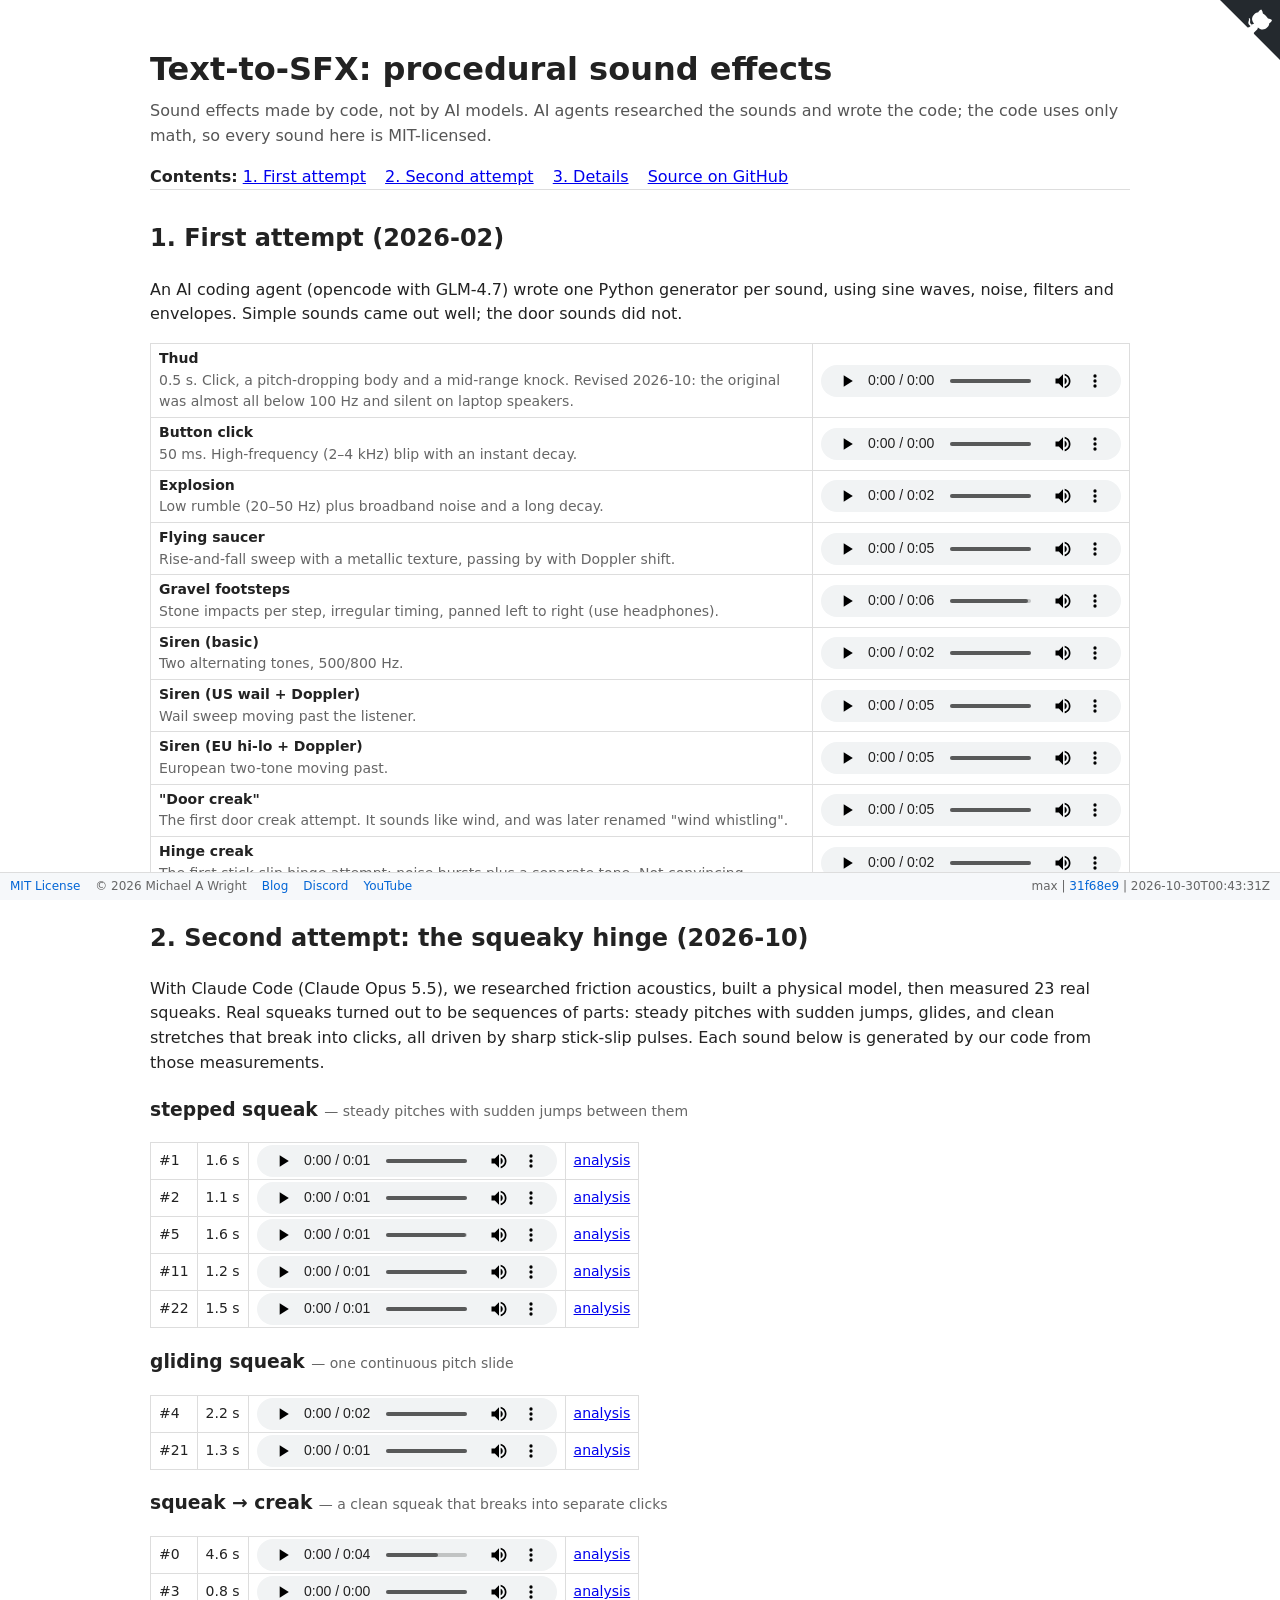
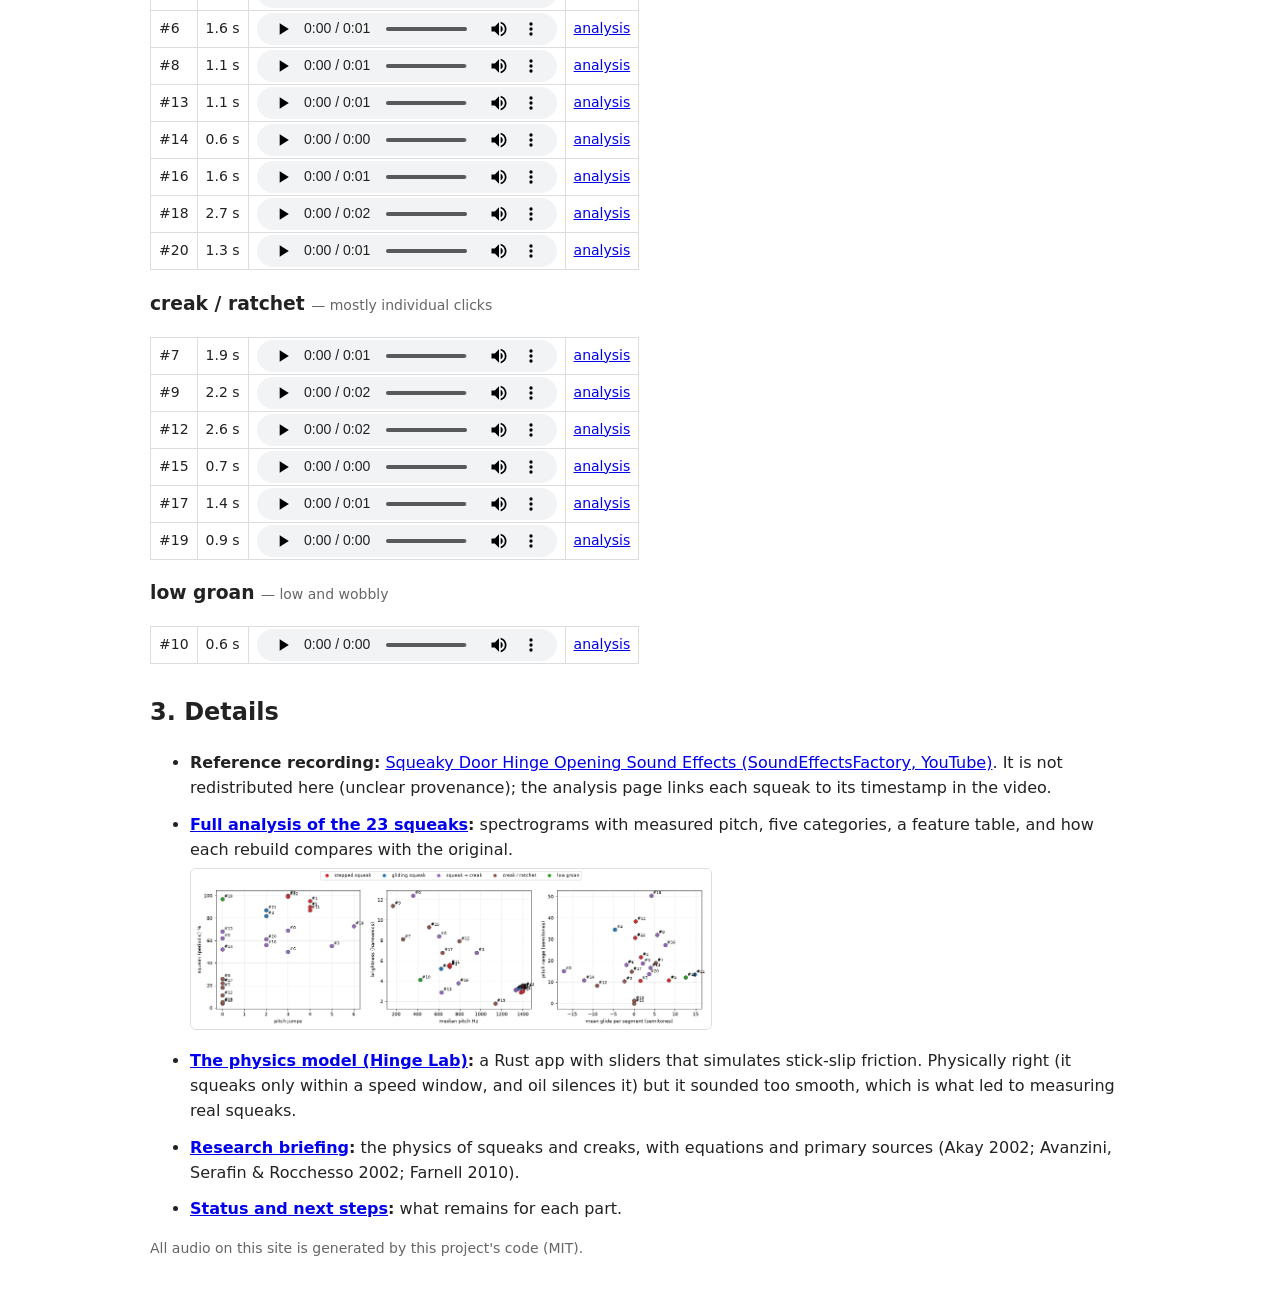
<file: index.html>
<!DOCTYPE html>
<html lang="en">
<head>
<meta charset="utf-8">
<meta name="viewport" content="width=device-width, initial-scale=1">
<title>Text-to-SFX: procedural sound effects</title>
<link rel="stylesheet" href="style.css">
<style>
.github-corner{position:fixed;top:0;right:0;z-index:1000}
.github-corner svg{fill:#24292e;color:#fff;width:60px;height:60px}
.github-corner:hover .octo-arm{animation:octocat-wave 560ms ease-in-out}
@keyframes octocat-wave{0%,100%{transform:rotate(0)}20%,60%{transform:rotate(-25deg)}40%,80%{transform:rotate(10deg)}}
.app-footer{position:fixed;bottom:0;left:0;right:0;background:#f6f8fa;color:#666;padding:4px 10px;
  font-size:12px;display:flex;justify-content:space-between;align-items:center;
  border-top:1px solid #ddd;z-index:100;font-family:system-ui,sans-serif}
.footer-left,.footer-right{display:flex;gap:15px}
.app-footer a{color:#0366d6;text-decoration:none}
.app-footer a:hover{text-decoration:underline}
body{padding-bottom:40px}
</style></head>
<body><a href="https://github.com/softwarewrighter/text-to-sfx-gen" class="github-corner" aria-label="View source on GitHub" target="_blank" rel="noopener"><svg viewBox="0 0 250 250" aria-hidden="true"><path d="M0,0 L115,115 L130,115 L142,142 L250,250 L250,0 Z"></path><path d="M128.3,109.0 C113.8,99.7 119.0,89.6 119.0,89.6 C122.0,82.7 120.5,78.6 120.5,78.6 C119.2,72.0 123.4,76.3 123.4,76.3 C127.3,80.9 125.5,87.3 125.5,87.3 C122.9,97.6 130.6,101.9 134.4,103.2" fill="currentColor" style="transform-origin:130px 106px;" class="octo-arm"></path><path d="M115.0,115.0 C114.9,115.1 118.7,116.5 119.8,115.4 L133.7,101.6 C136.9,99.2 139.9,98.4 142.2,98.6 C133.8,88.0 127.5,74.4 143.8,58.0 C148.5,53.4 154.0,51.2 159.7,51.0 C160.3,49.4 163.2,43.6 171.4,40.1 C171.4,40.1 176.1,42.5 178.8,56.2 C183.1,58.6 187.2,61.8 190.9,65.4 C194.5,69.0 197.7,73.2 200.1,77.6 C213.8,80.2 216.3,84.9 216.3,84.9 C212.7,93.1 206.9,96.0 205.4,96.6 C205.1,102.4 203.0,107.8 198.3,112.5 C181.9,128.9 168.3,122.5 157.7,114.1 C157.9,116.9 156.7,120.9 152.7,124.9 L141.0,136.5 C139.8,137.7 141.6,141.9 141.8,141.8 Z" fill="currentColor" class="octo-body"></path></svg></a>
<header>
  <h1>Text-to-SFX: procedural sound effects</h1>
  <p class="subtitle">Sound effects made by code, not by AI models. AI agents researched the
  sounds and wrote the code; the code uses only math, so every sound here is MIT-licensed.</p>
  <nav class="toc"><b>Contents:</b>
    <a href="#part1">1. First attempt</a>
    <a href="#part2">2. Second attempt</a>
    <a href="#details">3. Details</a>
    <a href="https://github.com/softwarewrighter/text-to-sfx-gen">Source on GitHub</a></nav>
</header>

<section id="part1">
<h2>1. First attempt (2026-02)</h2>
<p>An AI coding agent (opencode with GLM-4.7) wrote one Python generator per sound, using sine
waves, noise, filters and envelopes. Simple sounds came out well; the door sounds did not.</p>
<table><tr><td><b>Thud</b><br><span class="desc">0.5 s. Click, a pitch-dropping body and a mid-range knock. Revised 2026-10: the original was almost all below 100 Hz and silent on laptop speakers.</span></td><td><audio controls preload="metadata" src="audio/part1/thud.wav"></audio></td></tr><tr><td><b>Button click</b><br><span class="desc">50 ms. High-frequency (2–4 kHz) blip with an instant decay.</span></td><td><audio controls preload="metadata" src="audio/part1/button_click.wav"></audio></td></tr><tr><td><b>Explosion</b><br><span class="desc">Low rumble (20–50 Hz) plus broadband noise and a long decay.</span></td><td><audio controls preload="metadata" src="audio/part1/explosion.wav"></audio></td></tr><tr><td><b>Flying saucer</b><br><span class="desc">Rise-and-fall sweep with a metallic texture, passing by with Doppler shift.</span></td><td><audio controls preload="metadata" src="audio/part1/flying_saucer_doppler.wav"></audio></td></tr><tr><td><b>Gravel footsteps</b><br><span class="desc">Stone impacts per step, irregular timing, panned left to right (use headphones).</span></td><td><audio controls preload="metadata" src="audio/part1/gravel_footsteps.wav"></audio></td></tr><tr><td><b>Siren (basic)</b><br><span class="desc">Two alternating tones, 500/800 Hz.</span></td><td><audio controls preload="metadata" src="audio/part1/siren.wav"></audio></td></tr><tr><td><b>Siren (US wail + Doppler)</b><br><span class="desc">Wail sweep moving past the listener.</span></td><td><audio controls preload="metadata" src="audio/part1/siren_us_wail_doppler.wav"></audio></td></tr><tr><td><b>Siren (EU hi-lo + Doppler)</b><br><span class="desc">European two-tone moving past.</span></td><td><audio controls preload="metadata" src="audio/part1/siren_eu_hilo_doppler.wav"></audio></td></tr><tr><td><b>"Door creak"</b><br><span class="desc">The first door creak attempt. It sounds like wind, and was later renamed "wind whistling".</span></td><td><audio controls preload="metadata" src="audio/part1/door_creak.wav"></audio></td></tr><tr><td><b>Hinge creak</b><br><span class="desc">The first stick-slip hinge attempt: noise bursts plus a separate tone. Not convincing.</span></td><td><audio controls preload="metadata" src="audio/part1/hinge_creak.wav"></audio></td></tr></table>
</section>

<section id="part2">
<h2>2. Second attempt: the squeaky hinge (2026-10)</h2>
<p>With Claude Code (Claude Opus 5.5), we researched friction acoustics, built a physical model,
then measured 23 real squeaks. Real squeaks turned out to be sequences of parts: steady
pitches with sudden jumps, glides, and clean stretches that break into clicks, all driven by
sharp stick-slip pulses. Each sound below is generated by our code from those measurements.</p>
<h3>stepped squeak <span class="desc">— steady pitches with sudden jumps between them</span></h3><table class="compact"><tr><td>#1</td><td>1.6 s</td><td><audio controls preload="metadata" src="analysis/ev1_resynth.wav"></audio></td><td><a href="analysis/index.html#ev1">analysis</a></td></tr><tr><td>#2</td><td>1.1 s</td><td><audio controls preload="metadata" src="analysis/ev2_resynth.wav"></audio></td><td><a href="analysis/index.html#ev2">analysis</a></td></tr><tr><td>#5</td><td>1.6 s</td><td><audio controls preload="metadata" src="analysis/ev5_resynth.wav"></audio></td><td><a href="analysis/index.html#ev5">analysis</a></td></tr><tr><td>#11</td><td>1.2 s</td><td><audio controls preload="metadata" src="analysis/ev11_resynth.wav"></audio></td><td><a href="analysis/index.html#ev11">analysis</a></td></tr><tr><td>#22</td><td>1.5 s</td><td><audio controls preload="metadata" src="analysis/ev22_resynth.wav"></audio></td><td><a href="analysis/index.html#ev22">analysis</a></td></tr></table><h3>gliding squeak <span class="desc">— one continuous pitch slide</span></h3><table class="compact"><tr><td>#4</td><td>2.2 s</td><td><audio controls preload="metadata" src="analysis/ev4_resynth.wav"></audio></td><td><a href="analysis/index.html#ev4">analysis</a></td></tr><tr><td>#21</td><td>1.3 s</td><td><audio controls preload="metadata" src="analysis/ev21_resynth.wav"></audio></td><td><a href="analysis/index.html#ev21">analysis</a></td></tr></table><h3>squeak → creak <span class="desc">— a clean squeak that breaks into separate clicks</span></h3><table class="compact"><tr><td>#0</td><td>4.6 s</td><td><audio controls preload="metadata" src="analysis/ev0_resynth.wav"></audio></td><td><a href="analysis/index.html#ev0">analysis</a></td></tr><tr><td>#3</td><td>0.8 s</td><td><audio controls preload="metadata" src="analysis/ev3_resynth.wav"></audio></td><td><a href="analysis/index.html#ev3">analysis</a></td></tr><tr><td>#6</td><td>1.6 s</td><td><audio controls preload="metadata" src="analysis/ev6_resynth.wav"></audio></td><td><a href="analysis/index.html#ev6">analysis</a></td></tr><tr><td>#8</td><td>1.1 s</td><td><audio controls preload="metadata" src="analysis/ev8_resynth.wav"></audio></td><td><a href="analysis/index.html#ev8">analysis</a></td></tr><tr><td>#13</td><td>1.1 s</td><td><audio controls preload="metadata" src="analysis/ev13_resynth.wav"></audio></td><td><a href="analysis/index.html#ev13">analysis</a></td></tr><tr><td>#14</td><td>0.6 s</td><td><audio controls preload="metadata" src="analysis/ev14_resynth.wav"></audio></td><td><a href="analysis/index.html#ev14">analysis</a></td></tr><tr><td>#16</td><td>1.6 s</td><td><audio controls preload="metadata" src="analysis/ev16_resynth.wav"></audio></td><td><a href="analysis/index.html#ev16">analysis</a></td></tr><tr><td>#18</td><td>2.7 s</td><td><audio controls preload="metadata" src="analysis/ev18_resynth.wav"></audio></td><td><a href="analysis/index.html#ev18">analysis</a></td></tr><tr><td>#20</td><td>1.3 s</td><td><audio controls preload="metadata" src="analysis/ev20_resynth.wav"></audio></td><td><a href="analysis/index.html#ev20">analysis</a></td></tr></table><h3>creak / ratchet <span class="desc">— mostly individual clicks</span></h3><table class="compact"><tr><td>#7</td><td>1.9 s</td><td><audio controls preload="metadata" src="analysis/ev7_resynth.wav"></audio></td><td><a href="analysis/index.html#ev7">analysis</a></td></tr><tr><td>#9</td><td>2.2 s</td><td><audio controls preload="metadata" src="analysis/ev9_resynth.wav"></audio></td><td><a href="analysis/index.html#ev9">analysis</a></td></tr><tr><td>#12</td><td>2.6 s</td><td><audio controls preload="metadata" src="analysis/ev12_resynth.wav"></audio></td><td><a href="analysis/index.html#ev12">analysis</a></td></tr><tr><td>#15</td><td>0.7 s</td><td><audio controls preload="metadata" src="analysis/ev15_resynth.wav"></audio></td><td><a href="analysis/index.html#ev15">analysis</a></td></tr><tr><td>#17</td><td>1.4 s</td><td><audio controls preload="metadata" src="analysis/ev17_resynth.wav"></audio></td><td><a href="analysis/index.html#ev17">analysis</a></td></tr><tr><td>#19</td><td>0.9 s</td><td><audio controls preload="metadata" src="analysis/ev19_resynth.wav"></audio></td><td><a href="analysis/index.html#ev19">analysis</a></td></tr></table><h3>low groan <span class="desc">— low and wobbly</span></h3><table class="compact"><tr><td>#10</td><td>0.6 s</td><td><audio controls preload="metadata" src="analysis/ev10_resynth.wav"></audio></td><td><a href="analysis/index.html#ev10">analysis</a></td></tr></table>
</section>

<section id="details">
<h2>3. Details</h2>
<ul class="details">
  <li><b>Reference recording:</b> <a href="https://www.youtube.com/watch?v=TspuiaFX2YQ">Squeaky Door Hinge Opening Sound Effects (SoundEffectsFactory, YouTube)</a>.
  It is not redistributed here (unclear provenance); the analysis page links each squeak to its
  timestamp in the video.</li>
  <li><b><a href="analysis/index.html">Full analysis of the 23 squeaks</a>:</b>
  spectrograms with measured pitch, five categories, a feature table, and how each rebuild
  compares with the original.
  <br><a href="analysis/index.html"><img class="thumb" src="images/analysis-overview.png"
  alt="Category comparison plots"></a></li>
  <li><b><a href="hinge-lab.html">The physics model (Hinge Lab)</a>:</b> a Rust app with
  sliders that simulates stick-slip friction. Physically right (it squeaks only within a speed
  window, and oil silences it) but it sounded too smooth, which is what led to measuring real
  squeaks.</li>
  <li><b><a href="https://github.com/softwarewrighter/text-to-sfx-gen/blob/main/docs/domain-expertise.md">Research briefing</a>:</b> the
  physics of squeaks and creaks, with equations and primary sources (Akay 2002; Avanzini,
  Serafin &amp; Rocchesso 2002; Farnell 2010).</li>
  <li><b><a href="https://github.com/softwarewrighter/text-to-sfx-gen/blob/main/docs/phases.md">Status and next steps</a>:</b> what remains
  for each part.</li>
</ul>
<p class="desc">All audio on this site is generated by this project's code (MIT).</p>
</section>

<footer class="app-footer">
  <div class="footer-left">
    <a href="https://github.com/softwarewrighter/text-to-sfx-gen/blob/main/LICENSE">MIT License</a>
    <span>&copy; 2026 Michael A Wright</span>
    <a href="https://software-wrighter-lab.github.io/">Blog</a>
    <a href="https://discord.com/invite/Ctzk5uHggZ">Discord</a>
    <a href="https://www.youtube.com/@SoftwareWrighter">YouTube</a>
  </div>
  <div class="footer-right"><span>max | <a href="https://github.com/softwarewrighter/text-to-sfx-gen/commit/31f68e947744ef1d4b23e7f4cfa27a1973de42e2">31f68e9</a> | 2026-10-30T00:43:31Z</span></div>
</footer></body>
</html>
</file>
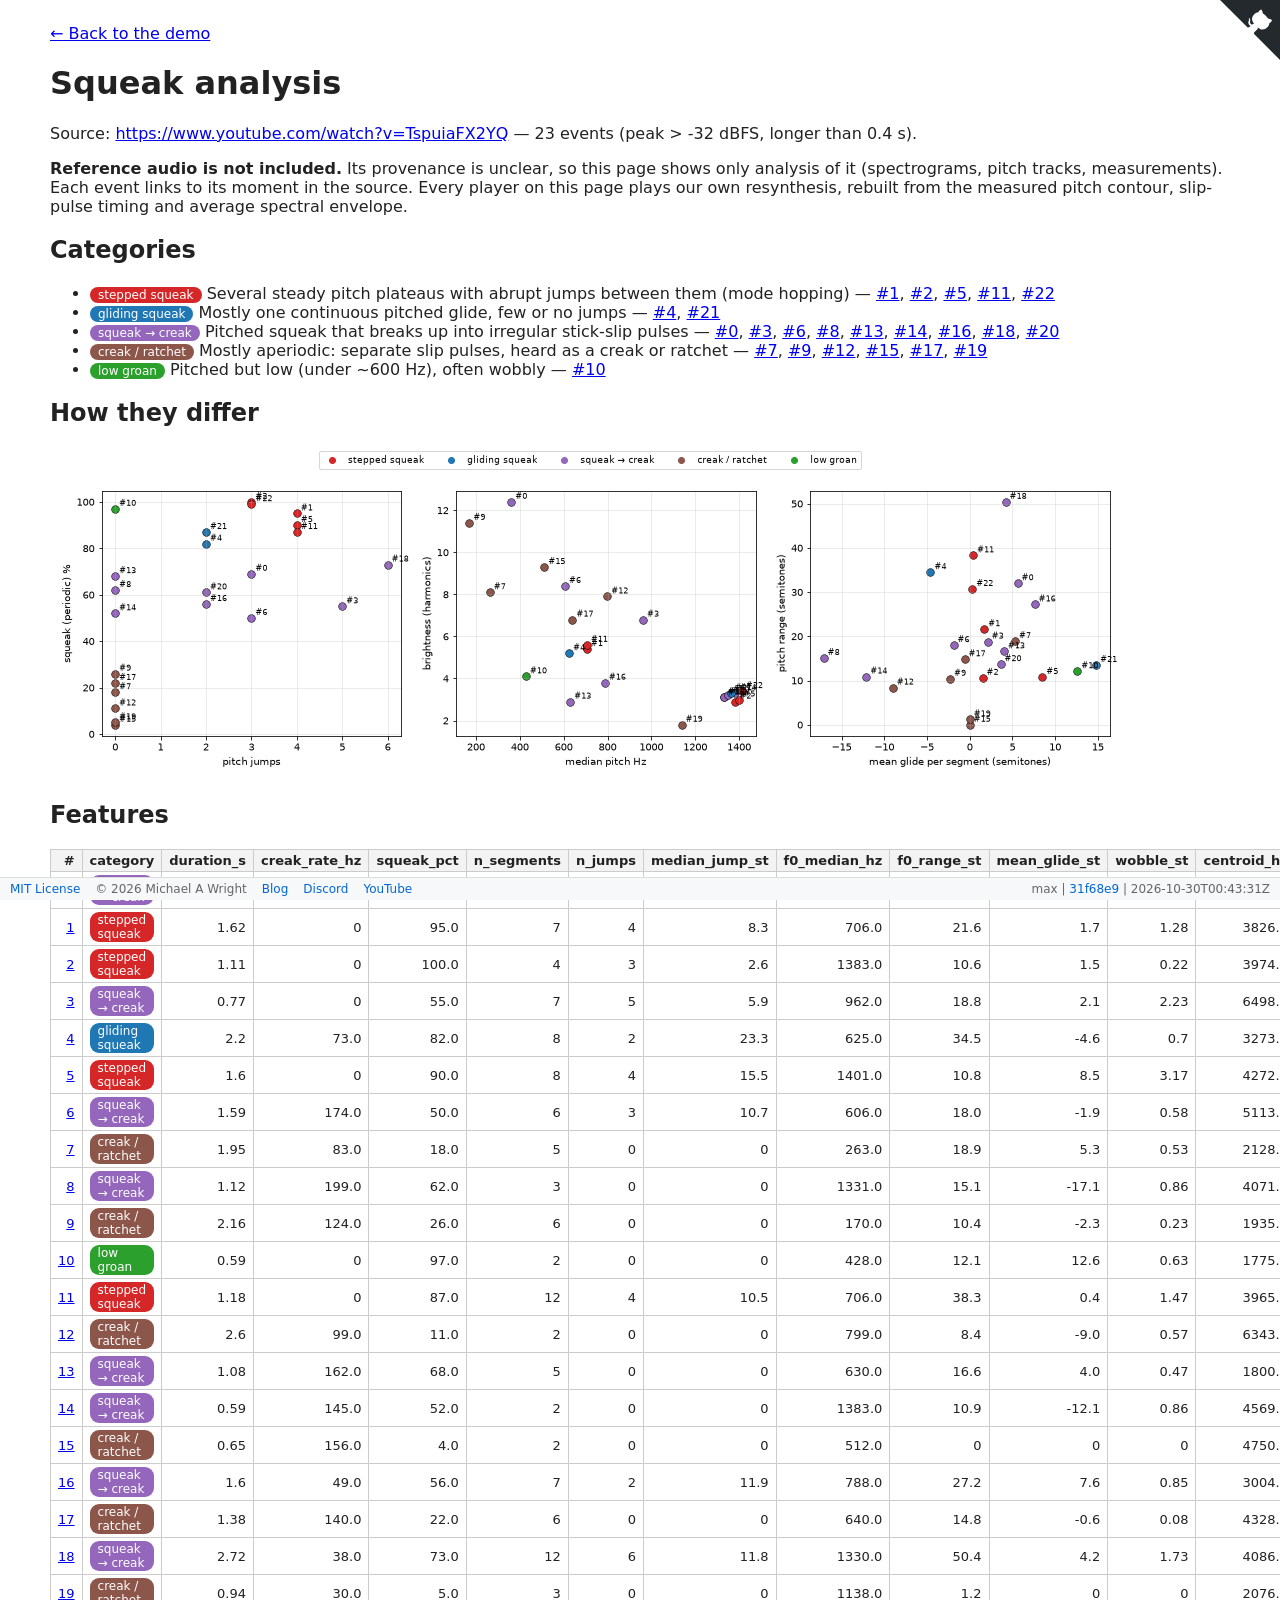
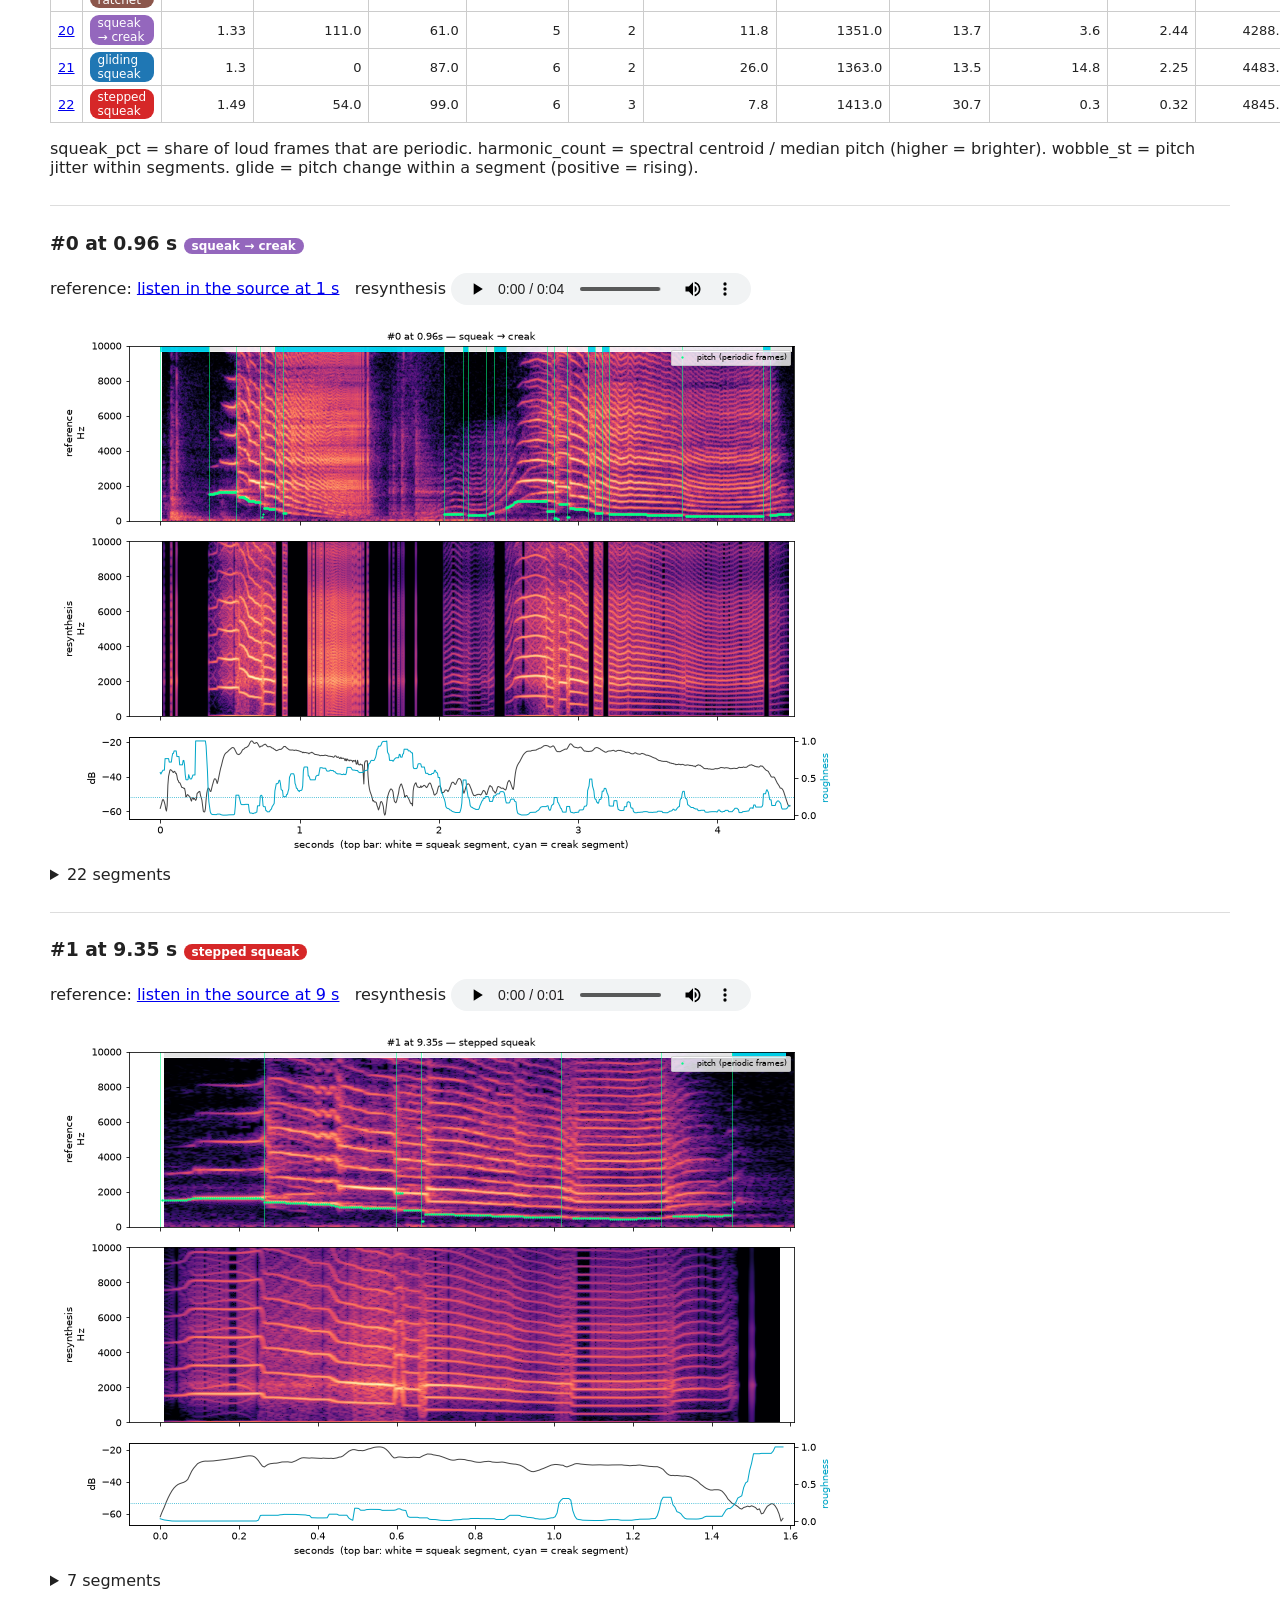
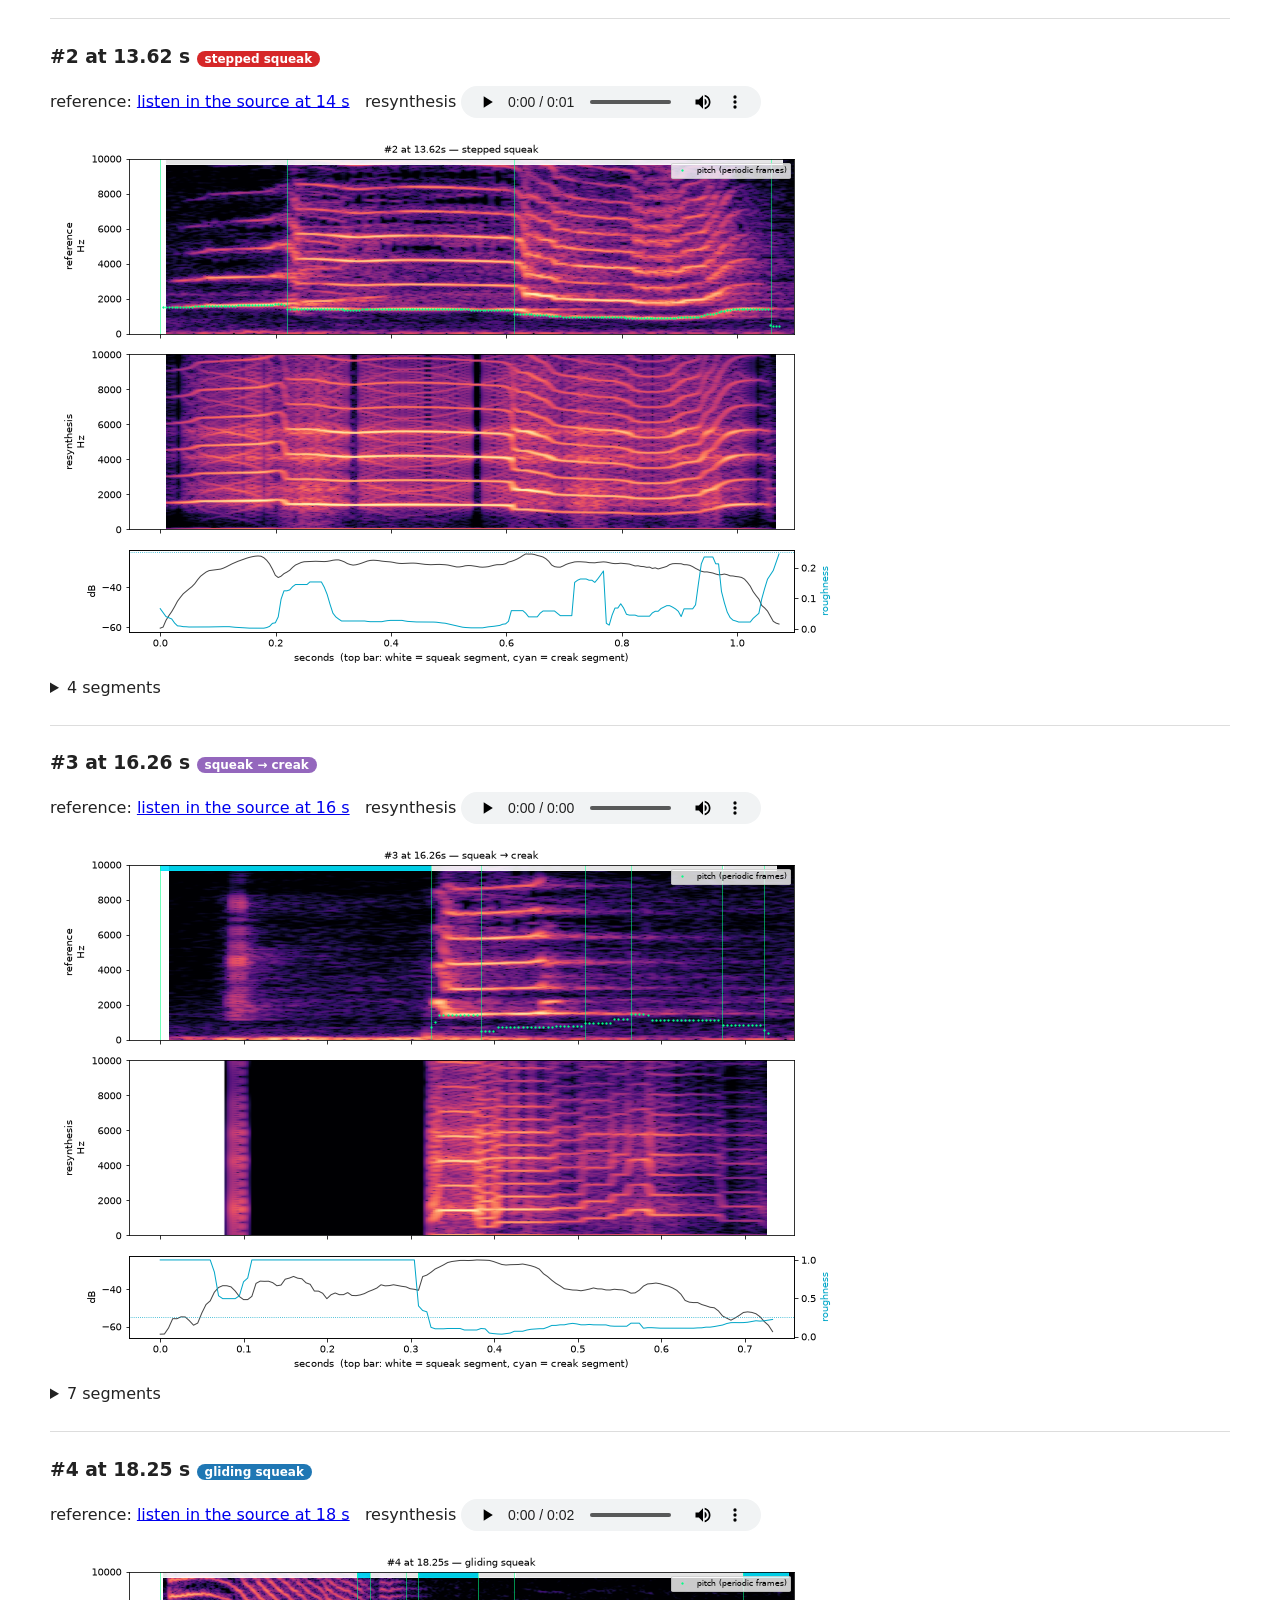
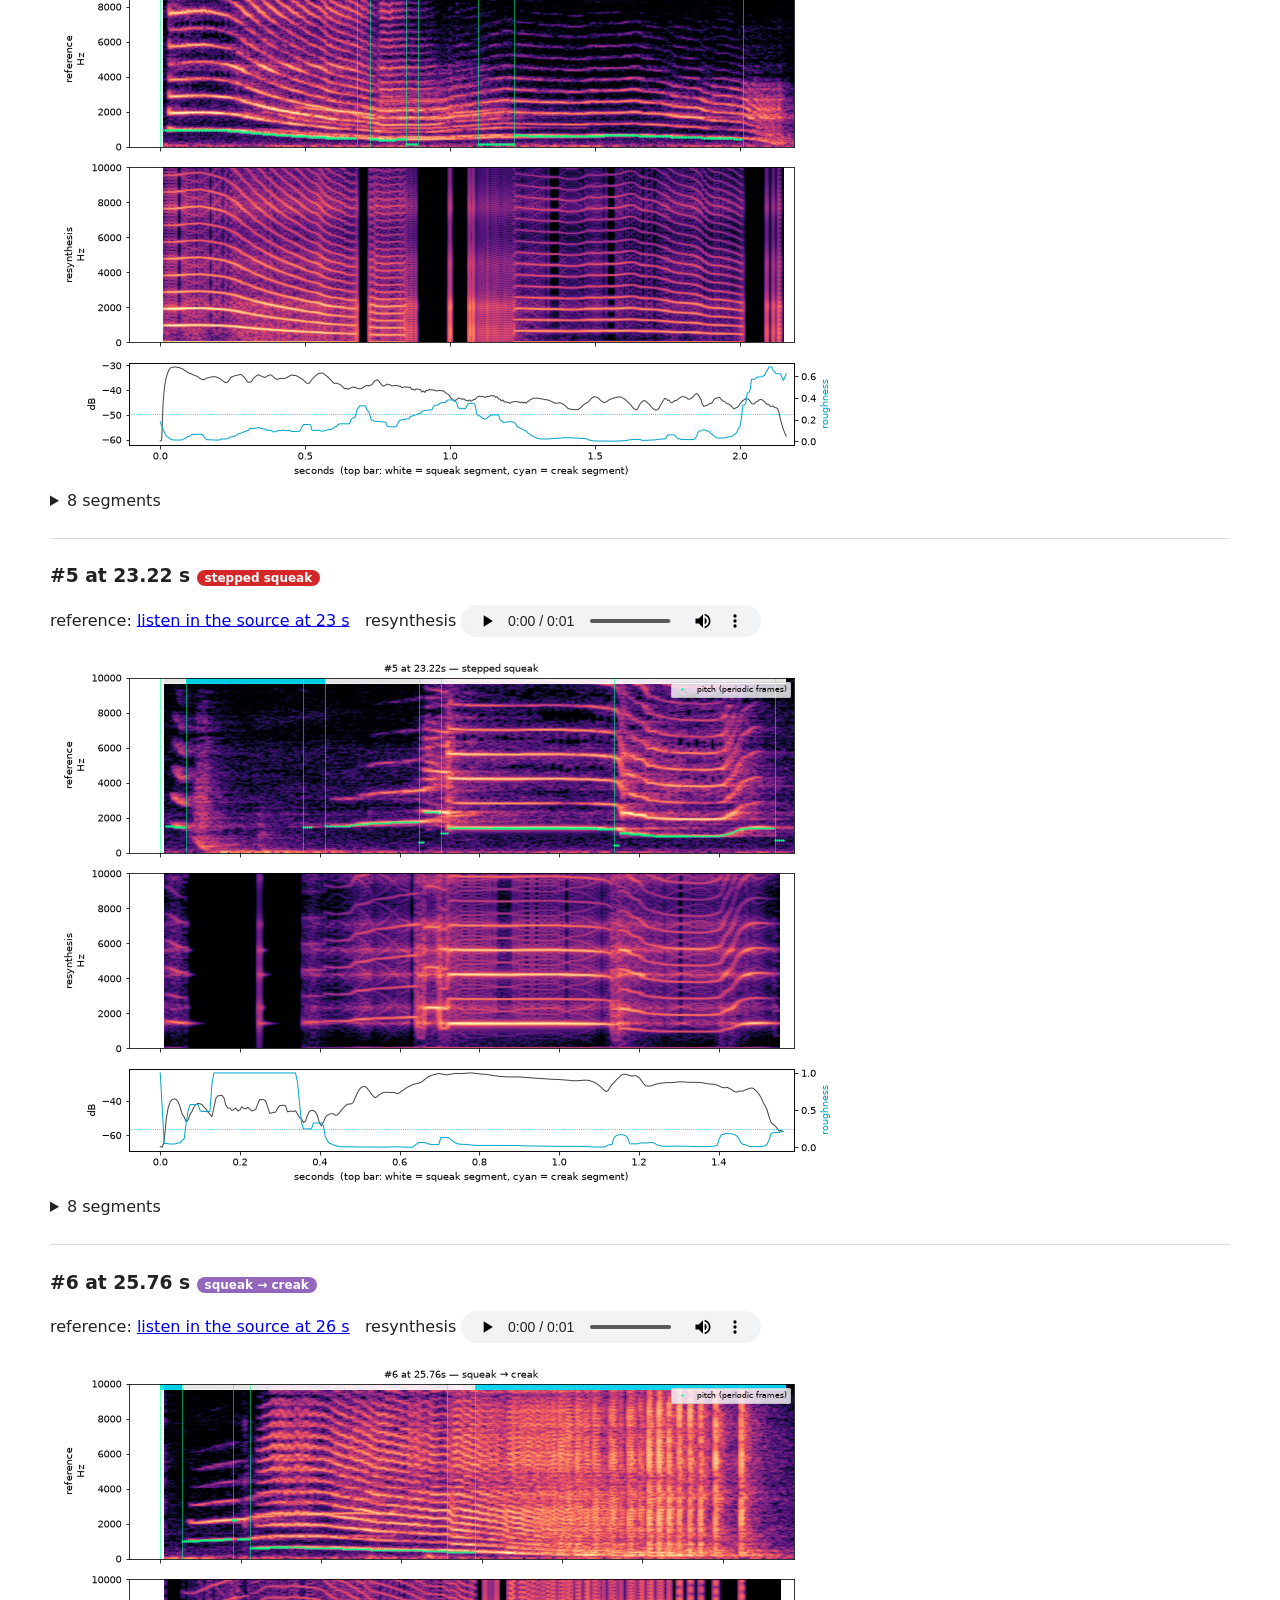
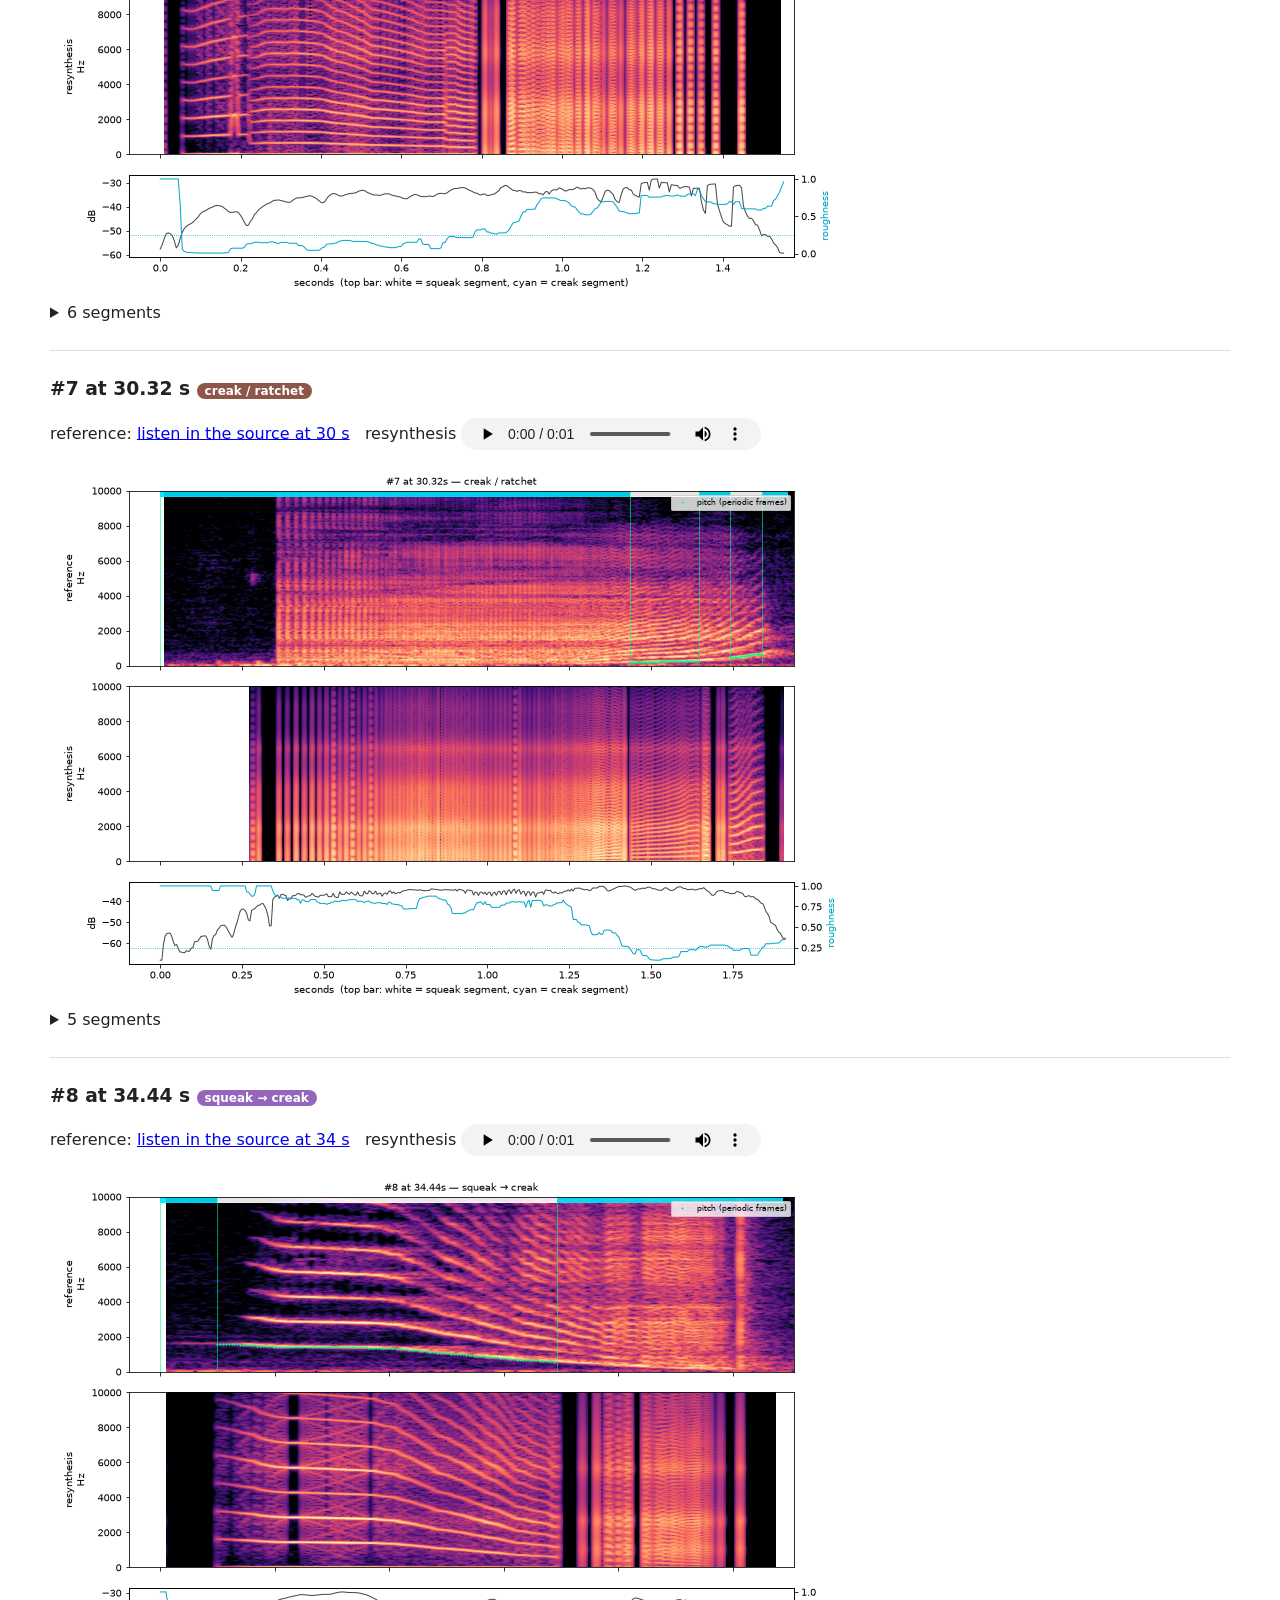
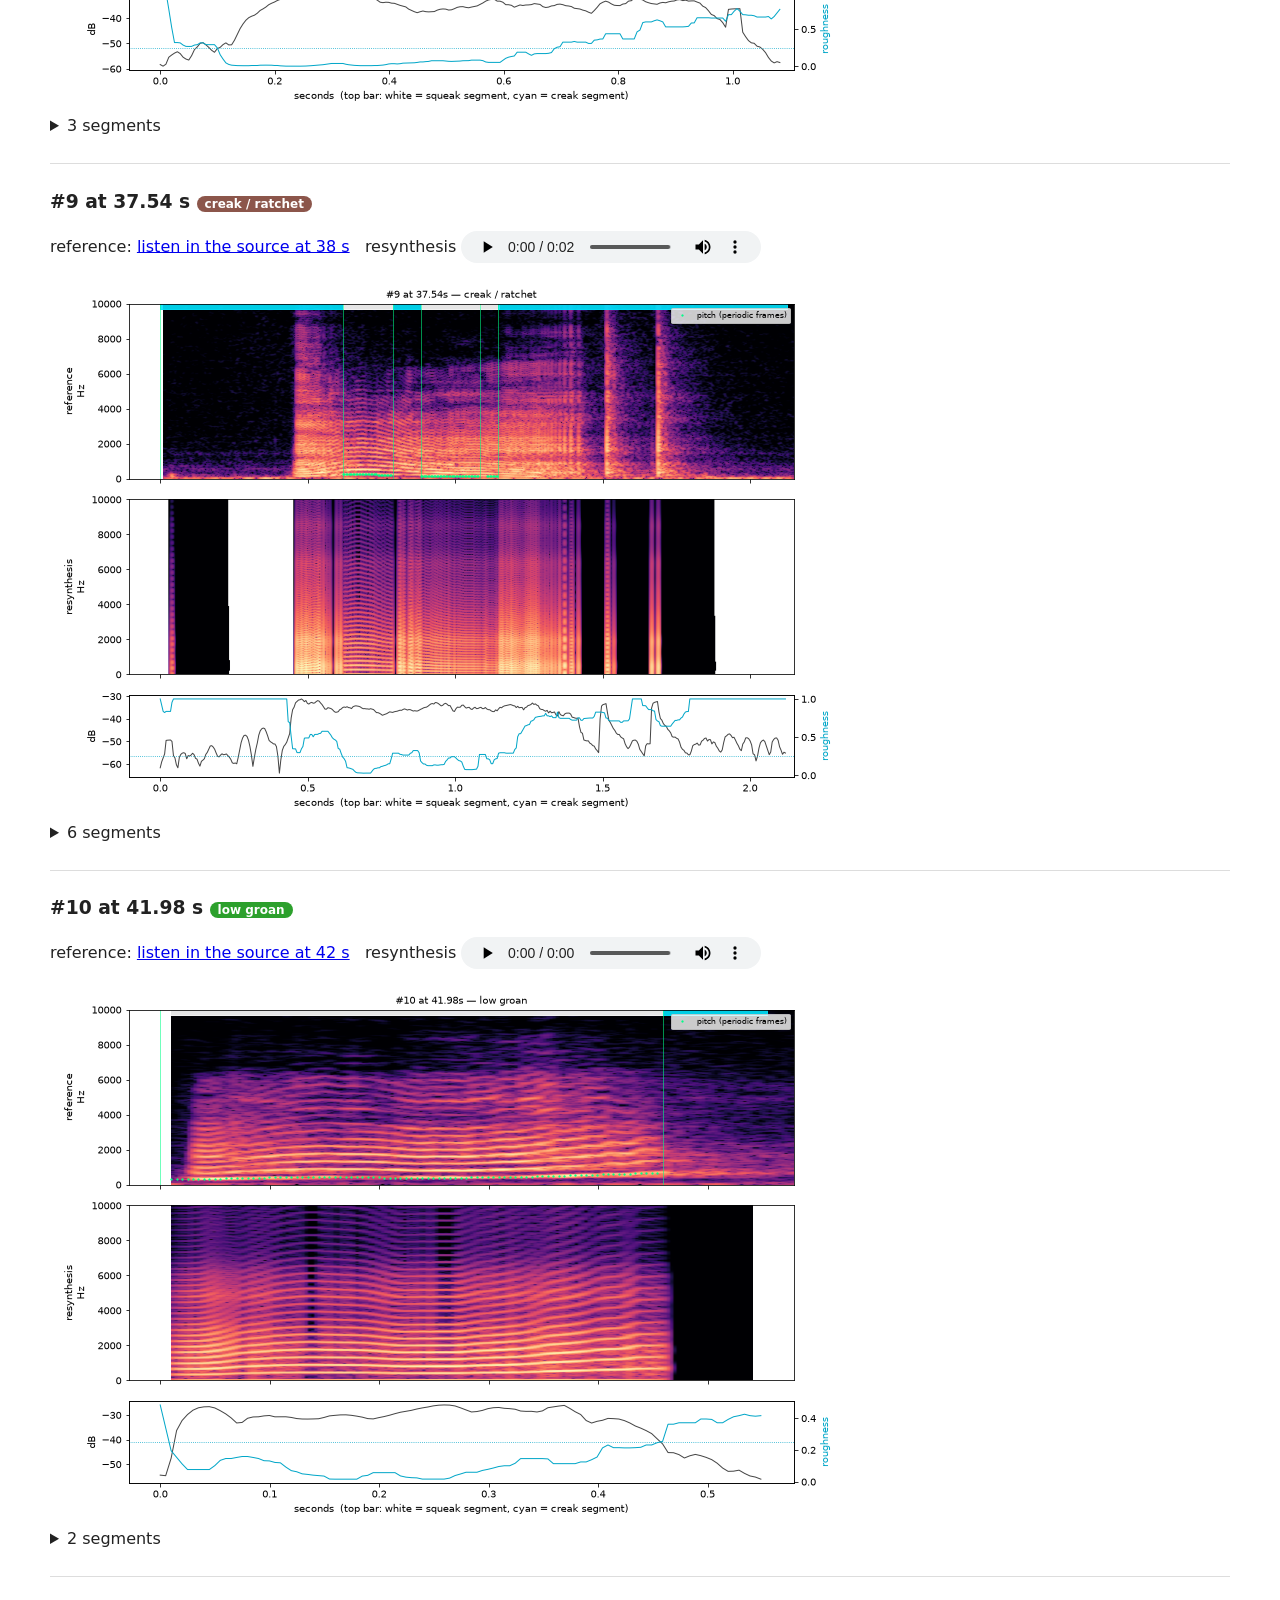
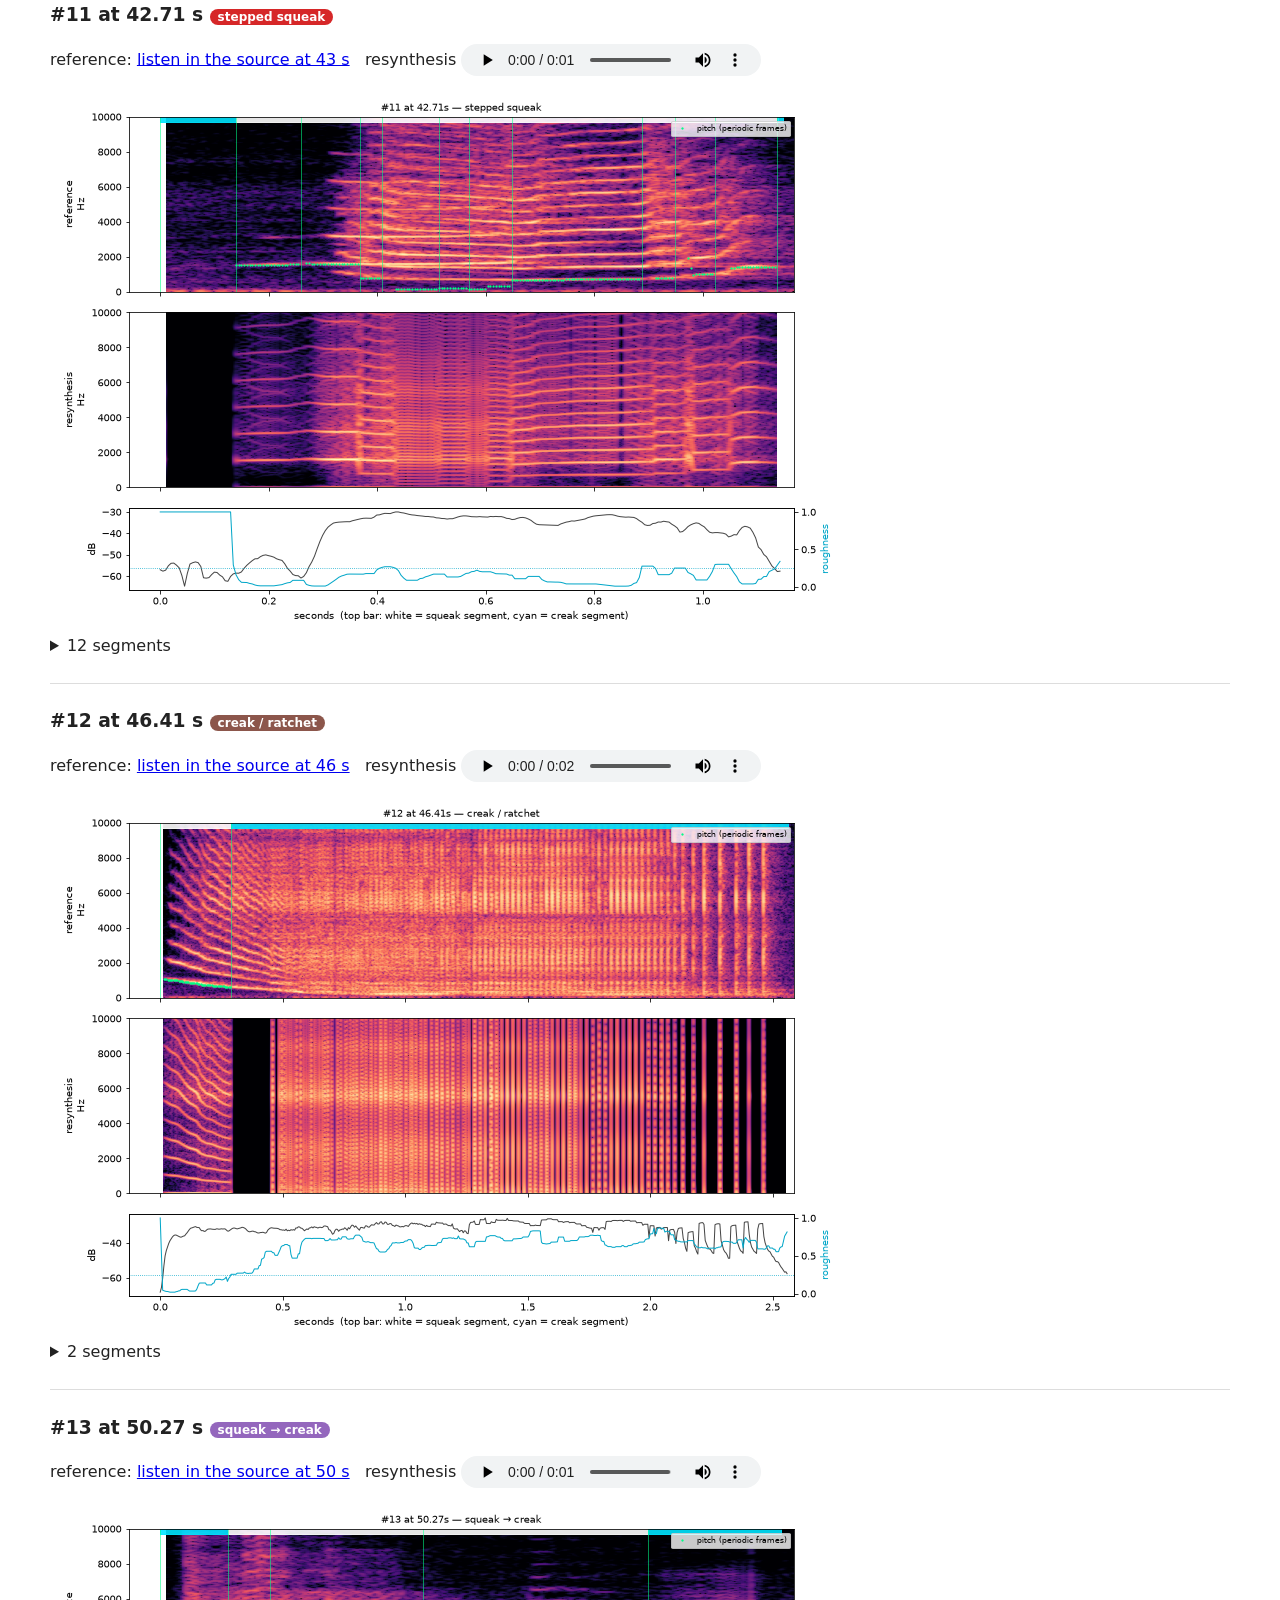
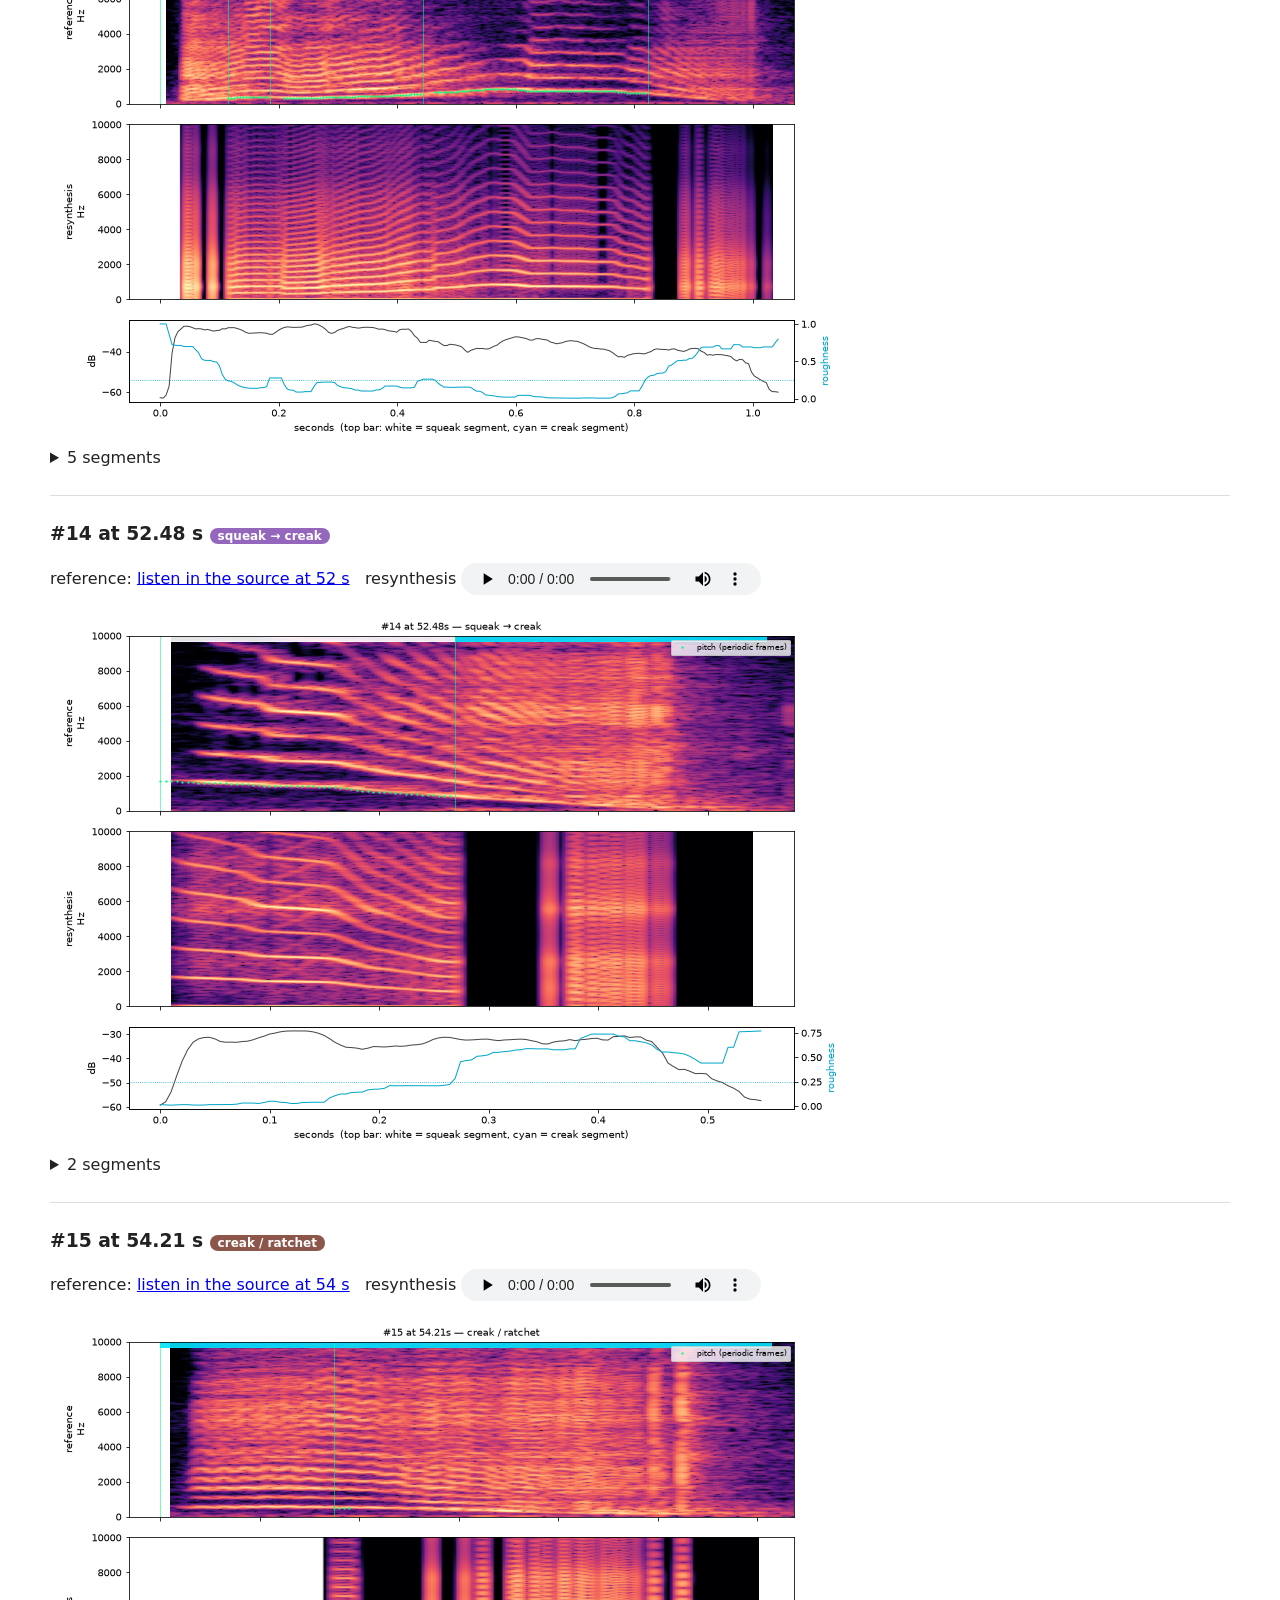
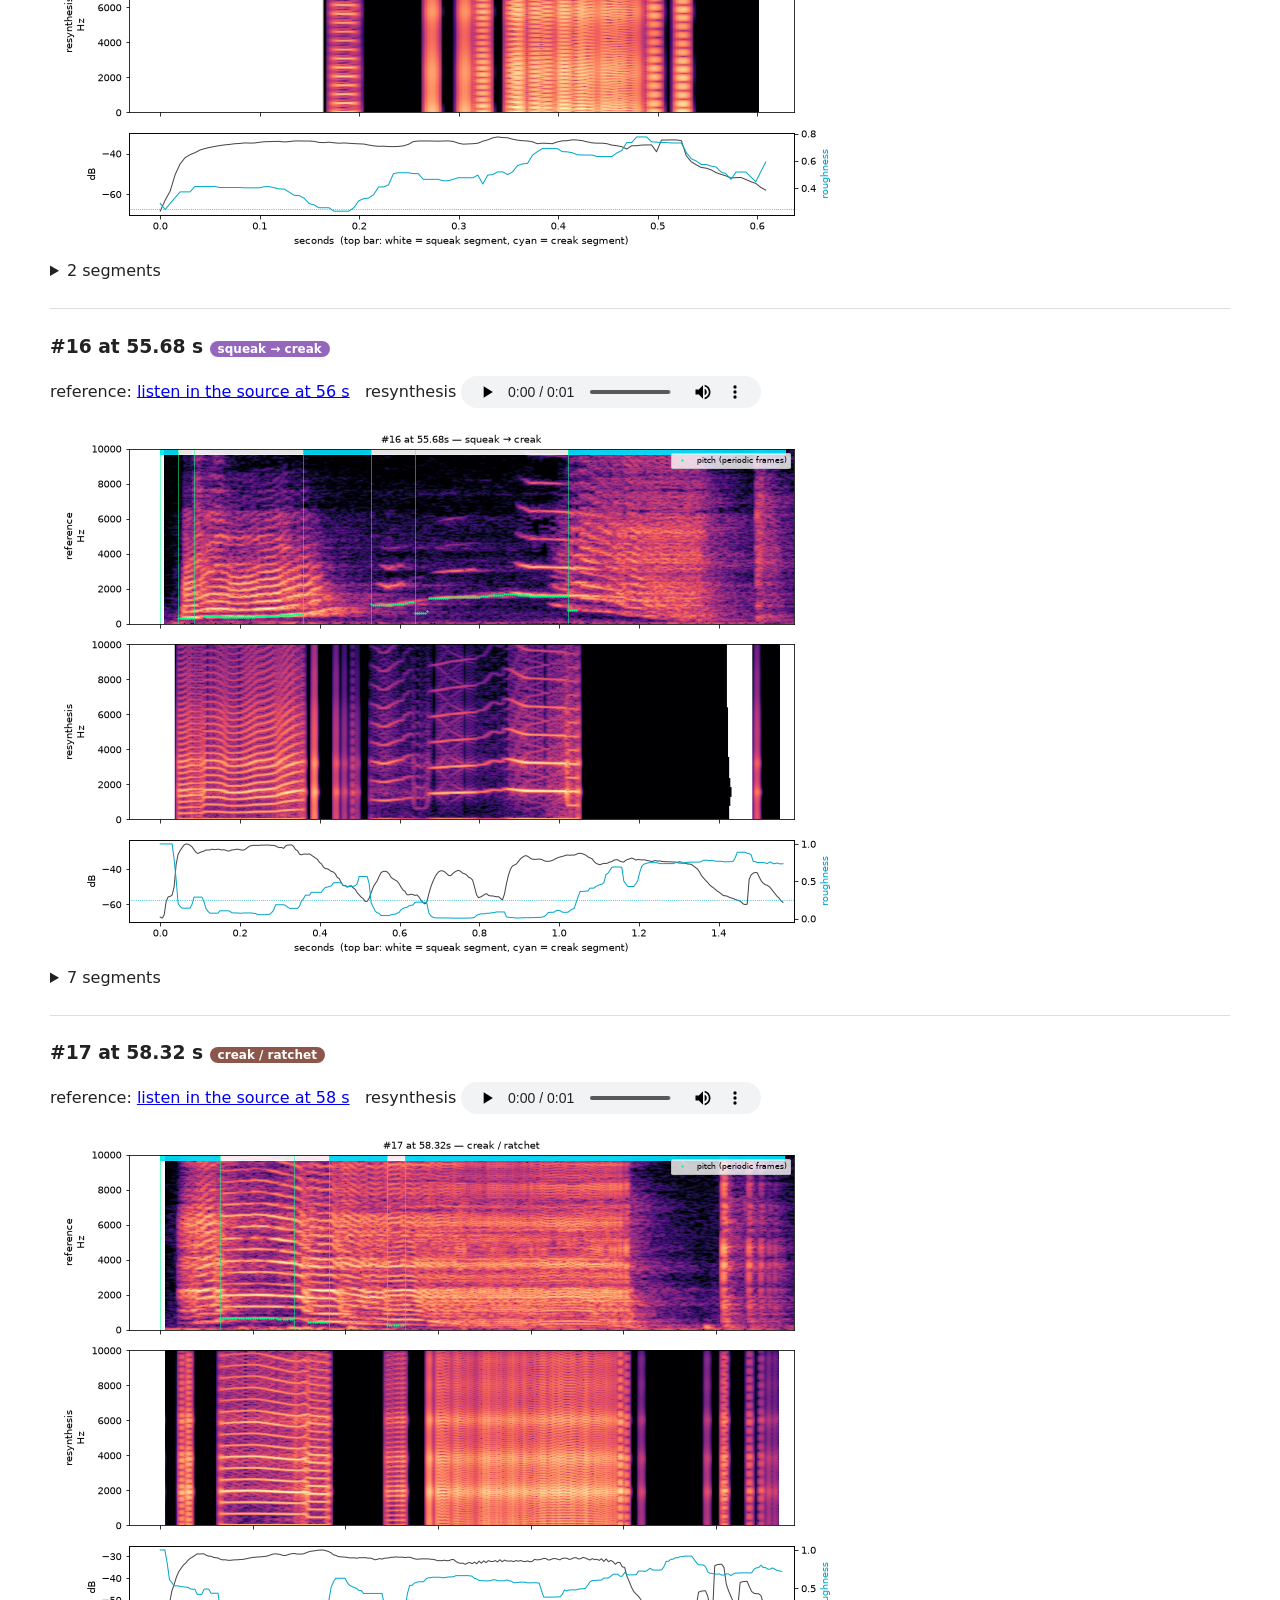
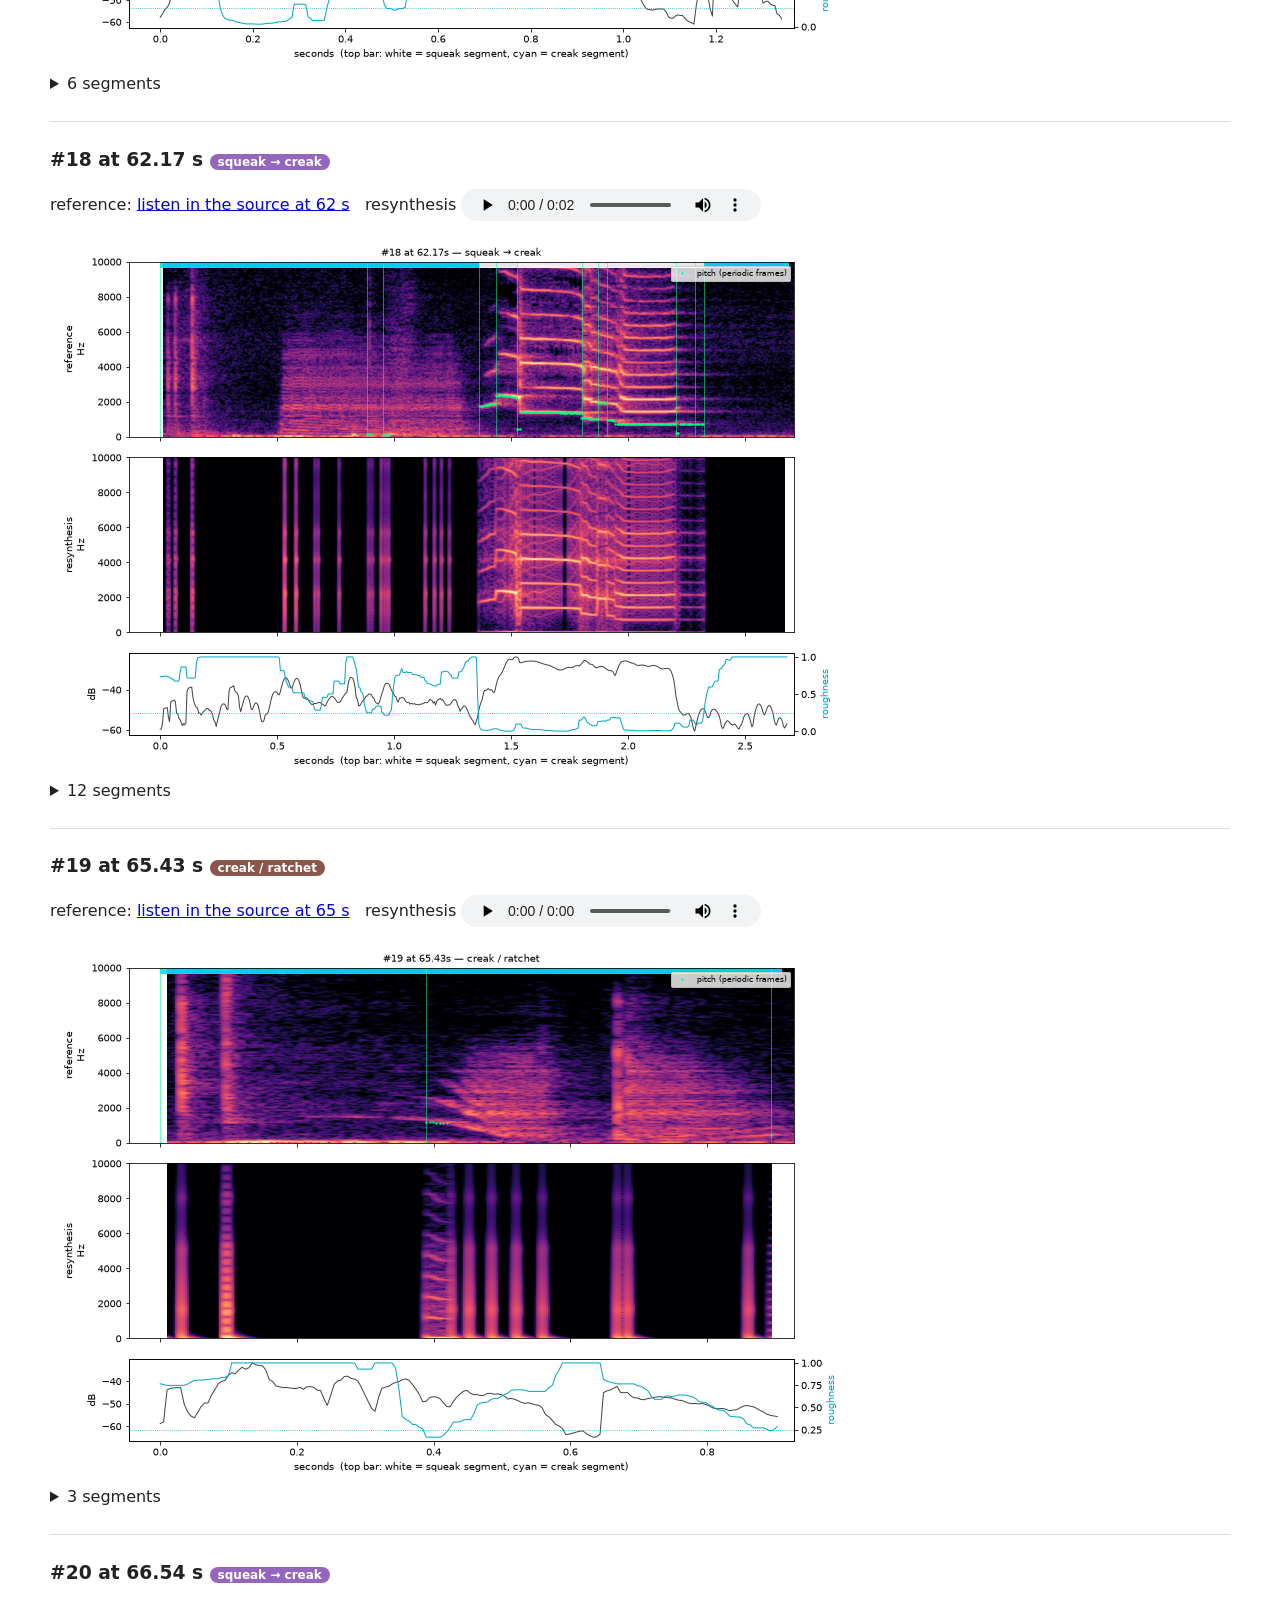
<file: analysis/index.html>
<!DOCTYPE html><html><head><meta charset="utf-8"><title>Squeak analysis</title>
<style>body{font-family:system-ui,sans-serif;max-width:1180px;margin:24px auto;padding:0 16px;color:#222}
table{border-collapse:collapse;font-size:13px}td,th{border:1px solid #ccc;padding:3px 7px;text-align:right}
th{background:#f3f3f3}td.l{text-align:left}.chip{display:inline-block;padding:1px 8px;border-radius:9px;color:#fff;font-size:12px}
.ev{border-top:1px solid #ddd;margin-top:28px;padding-top:8px}audio{height:32px;vertical-align:middle}
img{max-width:100%}code{background:#f3f3f3;padding:1px 4px}</style><style>
.github-corner{position:fixed;top:0;right:0;z-index:1000}
.github-corner svg{fill:#24292e;color:#fff;width:60px;height:60px}
.github-corner:hover .octo-arm{animation:octocat-wave 560ms ease-in-out}
@keyframes octocat-wave{0%,100%{transform:rotate(0)}20%,60%{transform:rotate(-25deg)}40%,80%{transform:rotate(10deg)}}
.app-footer{position:fixed;bottom:0;left:0;right:0;background:#f6f8fa;color:#666;padding:4px 10px;
  font-size:12px;display:flex;justify-content:space-between;align-items:center;
  border-top:1px solid #ddd;z-index:100;font-family:system-ui,sans-serif}
.footer-left,.footer-right{display:flex;gap:15px}
.app-footer a{color:#0366d6;text-decoration:none}
.app-footer a:hover{text-decoration:underline}
body{padding-bottom:40px}
</style></head><body><a href="https://github.com/softwarewrighter/text-to-sfx-gen" class="github-corner" aria-label="View source on GitHub" target="_blank" rel="noopener"><svg viewBox="0 0 250 250" aria-hidden="true"><path d="M0,0 L115,115 L130,115 L142,142 L250,250 L250,0 Z"></path><path d="M128.3,109.0 C113.8,99.7 119.0,89.6 119.0,89.6 C122.0,82.7 120.5,78.6 120.5,78.6 C119.2,72.0 123.4,76.3 123.4,76.3 C127.3,80.9 125.5,87.3 125.5,87.3 C122.9,97.6 130.6,101.9 134.4,103.2" fill="currentColor" style="transform-origin:130px 106px;" class="octo-arm"></path><path d="M115.0,115.0 C114.9,115.1 118.7,116.5 119.8,115.4 L133.7,101.6 C136.9,99.2 139.9,98.4 142.2,98.6 C133.8,88.0 127.5,74.4 143.8,58.0 C148.5,53.4 154.0,51.2 159.7,51.0 C160.3,49.4 163.2,43.6 171.4,40.1 C171.4,40.1 176.1,42.5 178.8,56.2 C183.1,58.6 187.2,61.8 190.9,65.4 C194.5,69.0 197.7,73.2 200.1,77.6 C213.8,80.2 216.3,84.9 216.3,84.9 C212.7,93.1 206.9,96.0 205.4,96.6 C205.1,102.4 203.0,107.8 198.3,112.5 C181.9,128.9 168.3,122.5 157.7,114.1 C157.9,116.9 156.7,120.9 152.7,124.9 L141.0,136.5 C139.8,137.7 141.6,141.9 141.8,141.8 Z" fill="currentColor" class="octo-body"></path></svg></a><p><a href='../index.html'>← Back to the demo</a></p>
<h1>Squeak analysis</h1><p>Source: <a href='https://www.youtube.com/watch?v=TspuiaFX2YQ'>https://www.youtube.com/watch?v=TspuiaFX2YQ</a> — 23 events
(peak &gt; -32 dBFS, longer than 0.4 s).</p><p><b>Reference audio is not included.</b> Its provenance is unclear, so this page shows only analysis of it (spectrograms, pitch tracks, measurements). Each event links to its moment in the source. Every player on this page plays our own resynthesis, rebuilt from the measured pitch contour, slip-pulse timing and average spectral envelope.</p>
<h2>Categories</h2><ul>
<li><span class='chip' style='background:#d62728'>stepped squeak</span> Several steady pitch plateaus with abrupt jumps between them (mode hopping) — <a href='#ev1'>#1</a>, <a href='#ev2'>#2</a>, <a href='#ev5'>#5</a>, <a href='#ev11'>#11</a>, <a href='#ev22'>#22</a></li>
<li><span class='chip' style='background:#1f77b4'>gliding squeak</span> Mostly one continuous pitched glide, few or no jumps — <a href='#ev4'>#4</a>, <a href='#ev21'>#21</a></li>
<li><span class='chip' style='background:#9467bd'>squeak → creak</span> Pitched squeak that breaks up into irregular stick-slip pulses — <a href='#ev0'>#0</a>, <a href='#ev3'>#3</a>, <a href='#ev6'>#6</a>, <a href='#ev8'>#8</a>, <a href='#ev13'>#13</a>, <a href='#ev14'>#14</a>, <a href='#ev16'>#16</a>, <a href='#ev18'>#18</a>, <a href='#ev20'>#20</a></li>
<li><span class='chip' style='background:#8c564b'>creak / ratchet</span> Mostly aperiodic: separate slip pulses, heard as a creak or ratchet — <a href='#ev7'>#7</a>, <a href='#ev9'>#9</a>, <a href='#ev12'>#12</a>, <a href='#ev15'>#15</a>, <a href='#ev17'>#17</a>, <a href='#ev19'>#19</a></li>
<li><span class='chip' style='background:#2ca02c'>low groan</span> Pitched but low (under ~600 Hz), often wobbly — <a href='#ev10'>#10</a></li>
</ul><h2>How they differ</h2><img src='overview.png'>
<h2>Features</h2><table><tr><th>#</th><th>category</th><th>duration_s</th><th>creak_rate_hz</th><th>squeak_pct</th><th>n_segments</th><th>n_jumps</th><th>median_jump_st</th><th>f0_median_hz</th><th>f0_range_st</th><th>mean_glide_st</th><th>wobble_st</th><th>centroid_hz</th><th>harmonic_count</th></tr>
<tr><td><a href='#ev0'>0</a></td><td class='l'><span class='chip' style='background:#9467bd'>squeak → creak</span></td><td>4.56</td><td>146.0</td><td>69.0</td><td>22</td><td>3</td><td>20.7</td><td>361.0</td><td>32.0</td><td>5.6</td><td>1.59</td><td>4466.0</td><td>12.4</td></tr>
<tr><td><a href='#ev1'>1</a></td><td class='l'><span class='chip' style='background:#d62728'>stepped squeak</span></td><td>1.62</td><td>0</td><td>95.0</td><td>7</td><td>4</td><td>8.3</td><td>706.0</td><td>21.6</td><td>1.7</td><td>1.28</td><td>3826.0</td><td>5.4</td></tr>
<tr><td><a href='#ev2'>2</a></td><td class='l'><span class='chip' style='background:#d62728'>stepped squeak</span></td><td>1.11</td><td>0</td><td>100.0</td><td>4</td><td>3</td><td>2.6</td><td>1383.0</td><td>10.6</td><td>1.5</td><td>0.22</td><td>3974.0</td><td>2.9</td></tr>
<tr><td><a href='#ev3'>3</a></td><td class='l'><span class='chip' style='background:#9467bd'>squeak → creak</span></td><td>0.77</td><td>0</td><td>55.0</td><td>7</td><td>5</td><td>5.9</td><td>962.0</td><td>18.8</td><td>2.1</td><td>2.23</td><td>6498.0</td><td>6.8</td></tr>
<tr><td><a href='#ev4'>4</a></td><td class='l'><span class='chip' style='background:#1f77b4'>gliding squeak</span></td><td>2.2</td><td>73.0</td><td>82.0</td><td>8</td><td>2</td><td>23.3</td><td>625.0</td><td>34.5</td><td>-4.6</td><td>0.7</td><td>3273.0</td><td>5.2</td></tr>
<tr><td><a href='#ev5'>5</a></td><td class='l'><span class='chip' style='background:#d62728'>stepped squeak</span></td><td>1.6</td><td>0</td><td>90.0</td><td>8</td><td>4</td><td>15.5</td><td>1401.0</td><td>10.8</td><td>8.5</td><td>3.17</td><td>4272.0</td><td>3.0</td></tr>
<tr><td><a href='#ev6'>6</a></td><td class='l'><span class='chip' style='background:#9467bd'>squeak → creak</span></td><td>1.59</td><td>174.0</td><td>50.0</td><td>6</td><td>3</td><td>10.7</td><td>606.0</td><td>18.0</td><td>-1.9</td><td>0.58</td><td>5113.0</td><td>8.4</td></tr>
<tr><td><a href='#ev7'>7</a></td><td class='l'><span class='chip' style='background:#8c564b'>creak / ratchet</span></td><td>1.95</td><td>83.0</td><td>18.0</td><td>5</td><td>0</td><td>0</td><td>263.0</td><td>18.9</td><td>5.3</td><td>0.53</td><td>2128.0</td><td>8.1</td></tr>
<tr><td><a href='#ev8'>8</a></td><td class='l'><span class='chip' style='background:#9467bd'>squeak → creak</span></td><td>1.12</td><td>199.0</td><td>62.0</td><td>3</td><td>0</td><td>0</td><td>1331.0</td><td>15.1</td><td>-17.1</td><td>0.86</td><td>4071.0</td><td>3.1</td></tr>
<tr><td><a href='#ev9'>9</a></td><td class='l'><span class='chip' style='background:#8c564b'>creak / ratchet</span></td><td>2.16</td><td>124.0</td><td>26.0</td><td>6</td><td>0</td><td>0</td><td>170.0</td><td>10.4</td><td>-2.3</td><td>0.23</td><td>1935.0</td><td>11.4</td></tr>
<tr><td><a href='#ev10'>10</a></td><td class='l'><span class='chip' style='background:#2ca02c'>low groan</span></td><td>0.59</td><td>0</td><td>97.0</td><td>2</td><td>0</td><td>0</td><td>428.0</td><td>12.1</td><td>12.6</td><td>0.63</td><td>1775.0</td><td>4.1</td></tr>
<tr><td><a href='#ev11'>11</a></td><td class='l'><span class='chip' style='background:#d62728'>stepped squeak</span></td><td>1.18</td><td>0</td><td>87.0</td><td>12</td><td>4</td><td>10.5</td><td>706.0</td><td>38.3</td><td>0.4</td><td>1.47</td><td>3965.0</td><td>5.6</td></tr>
<tr><td><a href='#ev12'>12</a></td><td class='l'><span class='chip' style='background:#8c564b'>creak / ratchet</span></td><td>2.6</td><td>99.0</td><td>11.0</td><td>2</td><td>0</td><td>0</td><td>799.0</td><td>8.4</td><td>-9.0</td><td>0.57</td><td>6343.0</td><td>7.9</td></tr>
<tr><td><a href='#ev13'>13</a></td><td class='l'><span class='chip' style='background:#9467bd'>squeak → creak</span></td><td>1.08</td><td>162.0</td><td>68.0</td><td>5</td><td>0</td><td>0</td><td>630.0</td><td>16.6</td><td>4.0</td><td>0.47</td><td>1800.0</td><td>2.9</td></tr>
<tr><td><a href='#ev14'>14</a></td><td class='l'><span class='chip' style='background:#9467bd'>squeak → creak</span></td><td>0.59</td><td>145.0</td><td>52.0</td><td>2</td><td>0</td><td>0</td><td>1383.0</td><td>10.9</td><td>-12.1</td><td>0.86</td><td>4569.0</td><td>3.3</td></tr>
<tr><td><a href='#ev15'>15</a></td><td class='l'><span class='chip' style='background:#8c564b'>creak / ratchet</span></td><td>0.65</td><td>156.0</td><td>4.0</td><td>2</td><td>0</td><td>0</td><td>512.0</td><td>0</td><td>0</td><td>0</td><td>4750.0</td><td>9.3</td></tr>
<tr><td><a href='#ev16'>16</a></td><td class='l'><span class='chip' style='background:#9467bd'>squeak → creak</span></td><td>1.6</td><td>49.0</td><td>56.0</td><td>7</td><td>2</td><td>11.9</td><td>788.0</td><td>27.2</td><td>7.6</td><td>0.85</td><td>3004.0</td><td>3.8</td></tr>
<tr><td><a href='#ev17'>17</a></td><td class='l'><span class='chip' style='background:#8c564b'>creak / ratchet</span></td><td>1.38</td><td>140.0</td><td>22.0</td><td>6</td><td>0</td><td>0</td><td>640.0</td><td>14.8</td><td>-0.6</td><td>0.08</td><td>4328.0</td><td>6.8</td></tr>
<tr><td><a href='#ev18'>18</a></td><td class='l'><span class='chip' style='background:#9467bd'>squeak → creak</span></td><td>2.72</td><td>38.0</td><td>73.0</td><td>12</td><td>6</td><td>11.8</td><td>1330.0</td><td>50.4</td><td>4.2</td><td>1.73</td><td>4086.0</td><td>3.1</td></tr>
<tr><td><a href='#ev19'>19</a></td><td class='l'><span class='chip' style='background:#8c564b'>creak / ratchet</span></td><td>0.94</td><td>30.0</td><td>5.0</td><td>3</td><td>0</td><td>0</td><td>1138.0</td><td>1.2</td><td>0</td><td>0</td><td>2076.0</td><td>1.8</td></tr>
<tr><td><a href='#ev20'>20</a></td><td class='l'><span class='chip' style='background:#9467bd'>squeak → creak</span></td><td>1.33</td><td>111.0</td><td>61.0</td><td>5</td><td>2</td><td>11.8</td><td>1351.0</td><td>13.7</td><td>3.6</td><td>2.44</td><td>4288.0</td><td>3.2</td></tr>
<tr><td><a href='#ev21'>21</a></td><td class='l'><span class='chip' style='background:#1f77b4'>gliding squeak</span></td><td>1.3</td><td>0</td><td>87.0</td><td>6</td><td>2</td><td>26.0</td><td>1363.0</td><td>13.5</td><td>14.8</td><td>2.25</td><td>4483.0</td><td>3.3</td></tr>
<tr><td><a href='#ev22'>22</a></td><td class='l'><span class='chip' style='background:#d62728'>stepped squeak</span></td><td>1.49</td><td>54.0</td><td>99.0</td><td>6</td><td>3</td><td>7.8</td><td>1413.0</td><td>30.7</td><td>0.3</td><td>0.32</td><td>4845.0</td><td>3.4</td></tr>
</table><p>squeak_pct = share of loud frames that are periodic. harmonic_count = spectral centroid / median pitch (higher = brighter). wobble_st = pitch jitter within segments. glide = pitch change within a segment (positive = rising).</p>
<div class='ev' id='ev0'><h3>#0 at 0.96 s
<span class='chip' style='background:#9467bd'>squeak → creak</span></h3>
<p>reference: <a href='https://www.youtube.com/watch?v=TspuiaFX2YQ&amp;t=0s'>listen in the source at 1 s</a> &nbsp; resynthesis <audio controls src='ev0_resynth.wav'></audio></p>
<img src='ev0.png'>
<details><summary>22 segments</summary><table>
<tr><th>start s</th><th>dur s</th><th>type</th><th>f0 start</th><th>f0 end</th><th>roughness</th><th>level dB</th></tr>
<tr><td>0.0</td><td>0.349</td><td class='l'>creak</td><td></td><td></td><td>0.737</td><td>-46.0</td></tr><tr><td>0.349</td><td>0.195</td><td class='l'>squeak</td><td>1541.3</td><td>1635.2</td><td>0.009</td><td>-30.0</td></tr><tr><td>0.544</td><td>0.175</td><td class='l'>squeak</td><td>1363.5</td><td>1060.5</td><td>0.144</td><td>-22.6</td></tr><tr><td>0.718</td><td>0.105</td><td class='l'>squeak</td><td>408.6</td><td>665.9</td><td>0.116</td><td>-22.5</td></tr><tr><td>0.823</td><td>0.06</td><td class='l'>creak</td><td></td><td></td><td>0.425</td><td>-24.3</td></tr><tr><td>0.883</td><td>1.152</td><td class='l'>creak</td><td>446.6</td><td>444.4</td><td>0.603</td><td>-32.4</td></tr><tr><td>2.035</td><td>0.135</td><td class='l'>squeak</td><td>362.3</td><td>380.3</td><td>0.063</td><td>-44.4</td></tr><tr><td>2.17</td><td>0.04</td><td class='l'>creak</td><td></td><td></td><td>0.475</td><td>-46.6</td></tr><tr><td>2.21</td><td>0.125</td><td class='l'>squeak</td><td>301.5</td><td>328.4</td><td>0.116</td><td>-48.6</td></tr><tr><td>2.335</td><td>0.06</td><td class='l'>squeak</td><td>409.1</td><td>436.1</td><td>0.226</td><td>-47.3</td></tr><tr><td>2.395</td><td>0.085</td><td class='l'>creak</td><td></td><td></td><td>0.288</td><td>-47.1</td></tr><tr><td>2.479</td><td>0.294</td><td class='l'>squeak</td><td>759.5</td><td>1134.6</td><td>0.06</td><td>-27.7</td></tr><tr><td>2.774</td><td>0.055</td><td class='l'>squeak</td><td>560.4</td><td>538.3</td><td>0.127</td><td>-22.5</td></tr><tr><td>2.829</td><td>0.095</td><td class='l'>squeak</td><td>162.2</td><td>946.5</td><td>0.119</td><td>-24.7</td></tr><tr><td>2.923</td><td>0.145</td><td class='l'>squeak</td><td>236.2</td><td>635.9</td><td>0.072</td><td>-23.1</td></tr><tr><td>3.068</td><td>0.05</td><td class='l'>creak</td><td></td><td></td><td>0.394</td><td>-25.1</td></tr><tr><td>3.118</td><td>0.055</td><td class='l'>squeak</td><td>449.7</td><td>427.1</td><td>0.214</td><td>-23.6</td></tr><tr><td>3.173</td><td>0.05</td><td class='l'>creak</td><td></td><td></td><td>0.325</td><td>-25.4</td></tr><tr><td>3.223</td><td>0.524</td><td class='l'>squeak</td><td>377.2</td><td>317.8</td><td>0.055</td><td>-27.9</td></tr><tr><td>3.746</td><td>0.584</td><td class='l'>squeak</td><td>288.4</td><td>289.2</td><td>0.067</td><td>-34.4</td></tr><tr><td>4.33</td><td>0.045</td><td class='l'>creak</td><td></td><td></td><td>0.289</td><td>-36.1</td></tr><tr><td>4.375</td><td>0.15</td><td class='l'>squeak</td><td>331.5</td><td>380.7</td><td>0.131</td><td>-44.8</td></tr></table></details></div>
<div class='ev' id='ev1'><h3>#1 at 9.35 s
<span class='chip' style='background:#d62728'>stepped squeak</span></h3>
<p>reference: <a href='https://www.youtube.com/watch?v=TspuiaFX2YQ&amp;t=9s'>listen in the source at 9 s</a> &nbsp; resynthesis <audio controls src='ev1_resynth.wav'></audio></p>
<img src='ev1.png'>
<details><summary>7 segments</summary><table>
<tr><th>start s</th><th>dur s</th><th>type</th><th>f0 start</th><th>f0 end</th><th>roughness</th><th>level dB</th></tr>
<tr><td>0.0</td><td>0.264</td><td class='l'>squeak</td><td>1511.1</td><td>1632.7</td><td>0.003</td><td>-28.9</td></tr><tr><td>0.264</td><td>0.334</td><td class='l'>squeak</td><td>1413.7</td><td>1050.8</td><td>0.09</td><td>-23.4</td></tr><tr><td>0.599</td><td>0.065</td><td class='l'>squeak</td><td>1919.5</td><td>936.1</td><td>0.065</td><td>-24.8</td></tr><tr><td>0.663</td><td>0.354</td><td class='l'>squeak</td><td>310.2</td><td>551.3</td><td>0.035</td><td>-27.3</td></tr><tr><td>1.018</td><td>0.254</td><td class='l'>squeak</td><td>469.3</td><td>474.5</td><td>0.023</td><td>-29.7</td></tr><tr><td>1.272</td><td>0.18</td><td class='l'>squeak</td><td>602.6</td><td>679.8</td><td>0.067</td><td>-39.0</td></tr><tr><td>1.452</td><td>0.135</td><td class='l'>creak</td><td></td><td></td><td>0.909</td><td>-56.3</td></tr></table></details></div>
<div class='ev' id='ev2'><h3>#2 at 13.62 s
<span class='chip' style='background:#d62728'>stepped squeak</span></h3>
<p>reference: <a href='https://www.youtube.com/watch?v=TspuiaFX2YQ&amp;t=13s'>listen in the source at 14 s</a> &nbsp; resynthesis <audio controls src='ev2_resynth.wav'></audio></p>
<img src='ev2.png'>
<details><summary>4 segments</summary><table>
<tr><th>start s</th><th>dur s</th><th>type</th><th>f0 start</th><th>f0 end</th><th>roughness</th><th>level dB</th></tr>
<tr><td>0.0</td><td>0.22</td><td class='l'>squeak</td><td>1510.6</td><td>1667.9</td><td>0.007</td><td>-31.3</td></tr><tr><td>0.22</td><td>0.394</td><td class='l'>squeak</td><td>1431.2</td><td>1347.5</td><td>0.024</td><td>-28.1</td></tr><tr><td>0.614</td><td>0.444</td><td class='l'>squeak</td><td>1130.4</td><td>1412.4</td><td>0.059</td><td>-29.2</td></tr><tr><td>1.058</td><td>0.02</td><td class='l'>squeak</td><td>466.1</td><td>465.9</td><td>0.205</td><td>-56.8</td></tr></table></details></div>
<div class='ev' id='ev3'><h3>#3 at 16.26 s
<span class='chip' style='background:#9467bd'>squeak → creak</span></h3>
<p>reference: <a href='https://www.youtube.com/watch?v=TspuiaFX2YQ&amp;t=16s'>listen in the source at 16 s</a> &nbsp; resynthesis <audio controls src='ev3_resynth.wav'></audio></p>
<img src='ev3.png'>
<details><summary>7 segments</summary><table>
<tr><th>start s</th><th>dur s</th><th>type</th><th>f0 start</th><th>f0 end</th><th>roughness</th><th>level dB</th></tr>
<tr><td>0.0</td><td>0.324</td><td class='l'>creak</td><td></td><td></td><td>1.903</td><td>-40.2</td></tr><tr><td>0.324</td><td>0.06</td><td class='l'>squeak</td><td>1005.9</td><td>1409.4</td><td>0.102</td><td>-25.8</td></tr><tr><td>0.384</td><td>0.125</td><td class='l'>squeak</td><td>484.6</td><td>774.2</td><td>0.101</td><td>-29.2</td></tr><tr><td>0.509</td><td>0.055</td><td class='l'>squeak</td><td>962.5</td><td>1154.8</td><td>0.152</td><td>-40.1</td></tr><tr><td>0.564</td><td>0.11</td><td class='l'>squeak</td><td>1439.8</td><td>1147.1</td><td>0.113</td><td>-41.6</td></tr><tr><td>0.673</td><td>0.05</td><td class='l'>squeak</td><td>817.2</td><td>817.0</td><td>0.182</td><td>-53.9</td></tr><tr><td>0.723</td><td>0.015</td><td class='l'>squeak</td><td></td><td></td><td>0.215</td><td>-59.5</td></tr></table></details></div>
<div class='ev' id='ev4'><h3>#4 at 18.25 s
<span class='chip' style='background:#1f77b4'>gliding squeak</span></h3>
<p>reference: <a href='https://www.youtube.com/watch?v=TspuiaFX2YQ&amp;t=18s'>listen in the source at 18 s</a> &nbsp; resynthesis <audio controls src='ev4_resynth.wav'></audio></p>
<img src='ev4.png'>
<details><summary>8 segments</summary><table>
<tr><th>start s</th><th>dur s</th><th>type</th><th>f0 start</th><th>f0 end</th><th>roughness</th><th>level dB</th></tr>
<tr><td>0.0</td><td>0.678</td><td class='l'>squeak</td><td>955.3</td><td>479.3</td><td>0.095</td><td>-34.9</td></tr><tr><td>0.678</td><td>0.045</td><td class='l'>creak</td><td></td><td></td><td>0.328</td><td>-38.8</td></tr><tr><td>0.723</td><td>0.125</td><td class='l'>squeak</td><td>429.3</td><td>411.1</td><td>0.182</td><td>-37.7</td></tr><tr><td>0.848</td><td>0.04</td><td class='l'>squeak</td><td>137.3</td><td>136.7</td><td>0.232</td><td>-39.2</td></tr><tr><td>0.888</td><td>0.21</td><td class='l'>creak</td><td></td><td></td><td>0.331</td><td>-41.7</td></tr><tr><td>1.098</td><td>0.125</td><td class='l'>squeak</td><td>126.2</td><td>130.4</td><td>0.214</td><td>-43.3</td></tr><tr><td>1.222</td><td>0.788</td><td class='l'>squeak</td><td>644.3</td><td>453.2</td><td>0.026</td><td>-44.6</td></tr><tr><td>2.01</td><td>0.155</td><td class='l'>creak</td><td></td><td></td><td>0.594</td><td>-46.1</td></tr></table></details></div>
<div class='ev' id='ev5'><h3>#5 at 23.22 s
<span class='chip' style='background:#d62728'>stepped squeak</span></h3>
<p>reference: <a href='https://www.youtube.com/watch?v=TspuiaFX2YQ&amp;t=23s'>listen in the source at 23 s</a> &nbsp; resynthesis <audio controls src='ev5_resynth.wav'></audio></p>
<img src='ev5.png'>
<details><summary>8 segments</summary><table>
<tr><th>start s</th><th>dur s</th><th>type</th><th>f0 start</th><th>f0 end</th><th>roughness</th><th>level dB</th></tr>
<tr><td>0.0</td><td>0.065</td><td class='l'>squeak</td><td>1534.2</td><td>1443.0</td><td>0.054</td><td>-44.4</td></tr><tr><td>0.065</td><td>0.294</td><td class='l'>creak</td><td></td><td></td><td>1.6</td><td>-43.4</td></tr><tr><td>0.359</td><td>0.055</td><td class='l'>creak</td><td>1492.3</td><td>1490.5</td><td>0.296</td><td>-48.9</td></tr><tr><td>0.414</td><td>0.234</td><td class='l'>squeak</td><td>1549.5</td><td>1767.8</td><td>0.006</td><td>-36.0</td></tr><tr><td>0.649</td><td>0.055</td><td class='l'>squeak</td><td>590.5</td><td>2304.4</td><td>0.048</td><td>-25.9</td></tr><tr><td>0.703</td><td>0.434</td><td class='l'>squeak</td><td>1134.5</td><td>1354.8</td><td>0.022</td><td>-26.2</td></tr><tr><td>1.137</td><td>0.404</td><td class='l'>squeak</td><td>448.3</td><td>1423.6</td><td>0.03</td><td>-30.1</td></tr><tr><td>1.541</td><td>0.025</td><td class='l'>squeak</td><td>712.5</td><td>712.5</td><td>0.2</td><td>-56.5</td></tr></table></details></div>
<div class='ev' id='ev6'><h3>#6 at 25.76 s
<span class='chip' style='background:#9467bd'>squeak → creak</span></h3>
<p>reference: <a href='https://www.youtube.com/watch?v=TspuiaFX2YQ&amp;t=25s'>listen in the source at 26 s</a> &nbsp; resynthesis <audio controls src='ev6_resynth.wav'></audio></p>
<img src='ev6.png'>
<details><summary>6 segments</summary><table>
<tr><th>start s</th><th>dur s</th><th>type</th><th>f0 start</th><th>f0 end</th><th>roughness</th><th>level dB</th></tr>
<tr><td>0.0</td><td>0.055</td><td class='l'>creak</td><td></td><td></td><td>1.523</td><td>-53.6</td></tr><tr><td>0.055</td><td>0.125</td><td class='l'>squeak</td><td>1029.3</td><td>1105.6</td><td>0.008</td><td>-42.6</td></tr><tr><td>0.18</td><td>0.045</td><td class='l'>squeak</td><td>2232.8</td><td>1132.1</td><td>0.072</td><td>-44.1</td></tr><tr><td>0.224</td><td>0.489</td><td class='l'>squeak</td><td>611.5</td><td>456.5</td><td>0.137</td><td>-36.0</td></tr><tr><td>0.713</td><td>0.07</td><td class='l'>squeak</td><td>408.1</td><td>383.0</td><td>0.214</td><td>-32.8</td></tr><tr><td>0.783</td><td>0.773</td><td class='l'>creak</td><td></td><td></td><td>0.659</td><td>-34.3</td></tr></table></details></div>
<div class='ev' id='ev7'><h3>#7 at 30.32 s
<span class='chip' style='background:#8c564b'>creak / ratchet</span></h3>
<p>reference: <a href='https://www.youtube.com/watch?v=TspuiaFX2YQ&amp;t=30s'>listen in the source at 30 s</a> &nbsp; resynthesis <audio controls src='ev7_resynth.wav'></audio></p>
<img src='ev7.png'>
<details><summary>5 segments</summary><table>
<tr><th>start s</th><th>dur s</th><th>type</th><th>f0 start</th><th>f0 end</th><th>roughness</th><th>level dB</th></tr>
<tr><td>0.0</td><td>1.437</td><td class='l'>creak</td><td></td><td></td><td>0.809</td><td>-37.5</td></tr><tr><td>1.437</td><td>0.21</td><td class='l'>squeak</td><td>217.0</td><td>292.3</td><td>0.152</td><td>-34.1</td></tr><tr><td>1.646</td><td>0.095</td><td class='l'>creak</td><td></td><td></td><td>0.28</td><td>-35.2</td></tr><tr><td>1.741</td><td>0.1</td><td class='l'>squeak</td><td>484.3</td><td>665.7</td><td>0.218</td><td>-37.3</td></tr><tr><td>1.841</td><td>0.075</td><td class='l'>creak</td><td></td><td></td><td>0.303</td><td>-49.0</td></tr></table></details></div>
<div class='ev' id='ev8'><h3>#8 at 34.44 s
<span class='chip' style='background:#9467bd'>squeak → creak</span></h3>
<p>reference: <a href='https://www.youtube.com/watch?v=TspuiaFX2YQ&amp;t=34s'>listen in the source at 34 s</a> &nbsp; resynthesis <audio controls src='ev8_resynth.wav'></audio></p>
<img src='ev8.png'>
<details><summary>3 segments</summary><table>
<tr><th>start s</th><th>dur s</th><th>type</th><th>f0 start</th><th>f0 end</th><th>roughness</th><th>level dB</th></tr>
<tr><td>0.0</td><td>0.1</td><td class='l'>creak</td><td></td><td></td><td>0.303</td><td>-53.7</td></tr><tr><td>0.1</td><td>0.594</td><td class='l'>squeak</td><td>1599.4</td><td>595.9</td><td>0.038</td><td>-34.2</td></tr><tr><td>0.693</td><td>0.394</td><td class='l'>creak</td><td></td><td></td><td>0.582</td><td>-36.3</td></tr></table></details></div>
<div class='ev' id='ev9'><h3>#9 at 37.54 s
<span class='chip' style='background:#8c564b'>creak / ratchet</span></h3>
<p>reference: <a href='https://www.youtube.com/watch?v=TspuiaFX2YQ&amp;t=37s'>listen in the source at 38 s</a> &nbsp; resynthesis <audio controls src='ev9_resynth.wav'></audio></p>
<img src='ev9.png'>
<details><summary>6 segments</summary><table>
<tr><th>start s</th><th>dur s</th><th>type</th><th>f0 start</th><th>f0 end</th><th>roughness</th><th>level dB</th></tr>
<tr><td>0.0</td><td>0.619</td><td class='l'>creak</td><td></td><td></td><td>1.537</td><td>-42.7</td></tr><tr><td>0.619</td><td>0.17</td><td class='l'>squeak</td><td>248.5</td><td>224.2</td><td>0.091</td><td>-35.9</td></tr><tr><td>0.788</td><td>0.095</td><td class='l'>creak</td><td></td><td></td><td>0.29</td><td>-36.3</td></tr><tr><td>0.883</td><td>0.2</td><td class='l'>squeak</td><td>175.3</td><td>149.6</td><td>0.136</td><td>-34.5</td></tr><tr><td>1.083</td><td>0.065</td><td class='l'>squeak</td><td>138.7</td><td>137.5</td><td>0.216</td><td>-35.8</td></tr><tr><td>1.147</td><td>0.978</td><td class='l'>creak</td><td></td><td></td><td>0.779</td><td>-42.0</td></tr></table></details></div>
<div class='ev' id='ev10'><h3>#10 at 41.98 s
<span class='chip' style='background:#2ca02c'>low groan</span></h3>
<p>reference: <a href='https://www.youtube.com/watch?v=TspuiaFX2YQ&amp;t=41s'>listen in the source at 42 s</a> &nbsp; resynthesis <audio controls src='ev10_resynth.wav'></audio></p>
<img src='ev10.png'>
<details><summary>2 segments</summary><table>
<tr><th>start s</th><th>dur s</th><th>type</th><th>f0 start</th><th>f0 end</th><th>roughness</th><th>level dB</th></tr>
<tr><td>0.0</td><td>0.459</td><td class='l'>squeak</td><td>318.9</td><td>660.4</td><td>0.101</td><td>-29.8</td></tr><tr><td>0.459</td><td>0.095</td><td class='l'>creak</td><td></td><td></td><td>0.392</td><td>-48.5</td></tr></table></details></div>
<div class='ev' id='ev11'><h3>#11 at 42.71 s
<span class='chip' style='background:#d62728'>stepped squeak</span></h3>
<p>reference: <a href='https://www.youtube.com/watch?v=TspuiaFX2YQ&amp;t=42s'>listen in the source at 43 s</a> &nbsp; resynthesis <audio controls src='ev11_resynth.wav'></audio></p>
<img src='ev11.png'>
<details><summary>12 segments</summary><table>
<tr><th>start s</th><th>dur s</th><th>type</th><th>f0 start</th><th>f0 end</th><th>roughness</th><th>level dB</th></tr>
<tr><td>0.0</td><td>0.14</td><td class='l'>creak</td><td></td><td></td><td>1.103</td><td>-57.4</td></tr><tr><td>0.14</td><td>0.12</td><td class='l'>squeak</td><td>1525.0</td><td>1578.5</td><td>0.041</td><td>-53.8</td></tr><tr><td>0.259</td><td>0.11</td><td class='l'>squeak</td><td>1611.8</td><td>1581.8</td><td>0.081</td><td>-38.6</td></tr><tr><td>0.369</td><td>0.04</td><td class='l'>squeak</td><td>776.7</td><td>759.7</td><td>0.178</td><td>-32.5</td></tr><tr><td>0.409</td><td>0.105</td><td class='l'>squeak</td><td>174.4</td><td>172.9</td><td>0.154</td><td>-31.2</td></tr><tr><td>0.514</td><td>0.055</td><td class='l'>squeak</td><td>227.9</td><td>226.9</td><td>0.139</td><td>-32.7</td></tr><tr><td>0.569</td><td>0.08</td><td class='l'>squeak</td><td>134.2</td><td>327.0</td><td>0.196</td><td>-32.4</td></tr><tr><td>0.649</td><td>0.239</td><td class='l'>squeak</td><td>652.5</td><td>719.1</td><td>0.04</td><td>-33.5</td></tr><tr><td>0.888</td><td>0.06</td><td class='l'>squeak</td><td>789.7</td><td>793.4</td><td>0.215</td><td>-35.3</td></tr><tr><td>0.948</td><td>0.075</td><td class='l'>squeak</td><td>1370.3</td><td>999.9</td><td>0.175</td><td>-37.3</td></tr><tr><td>1.023</td><td>0.115</td><td class='l'>squeak</td><td>1372.2</td><td>1405.7</td><td>0.138</td><td>-41.6</td></tr><tr><td>1.137</td><td>0.01</td><td class='l'>creak</td><td></td><td></td><td>0.315</td><td>-57.8</td></tr></table></details></div>
<div class='ev' id='ev12'><h3>#12 at 46.41 s
<span class='chip' style='background:#8c564b'>creak / ratchet</span></h3>
<p>reference: <a href='https://www.youtube.com/watch?v=TspuiaFX2YQ&amp;t=46s'>listen in the source at 46 s</a> &nbsp; resynthesis <audio controls src='ev12_resynth.wav'></audio></p>
<img src='ev12.png'>
<details><summary>2 segments</summary><table>
<tr><th>start s</th><th>dur s</th><th>type</th><th>f0 start</th><th>f0 end</th><th>roughness</th><th>level dB</th></tr>
<tr><td>0.0</td><td>0.289</td><td class='l'>squeak</td><td>1054.9</td><td>627.4</td><td>0.083</td><td>-34.2</td></tr><tr><td>0.289</td><td>2.275</td><td class='l'>creak</td><td></td><td></td><td>0.683</td><td>-30.8</td></tr></table></details></div>
<div class='ev' id='ev13'><h3>#13 at 50.27 s
<span class='chip' style='background:#9467bd'>squeak → creak</span></h3>
<p>reference: <a href='https://www.youtube.com/watch?v=TspuiaFX2YQ&amp;t=50s'>listen in the source at 50 s</a> &nbsp; resynthesis <audio controls src='ev13_resynth.wav'></audio></p>
<img src='ev13.png'>
<details><summary>5 segments</summary><table>
<tr><th>start s</th><th>dur s</th><th>type</th><th>f0 start</th><th>f0 end</th><th>roughness</th><th>level dB</th></tr>
<tr><td>0.0</td><td>0.115</td><td class='l'>creak</td><td></td><td></td><td>0.697</td><td>-30.9</td></tr><tr><td>0.115</td><td>0.07</td><td class='l'>squeak</td><td>338.1</td><td>364.4</td><td>0.15</td><td>-29.8</td></tr><tr><td>0.185</td><td>0.259</td><td class='l'>squeak</td><td>309.5</td><td>540.6</td><td>0.145</td><td>-28.8</td></tr><tr><td>0.444</td><td>0.379</td><td class='l'>squeak</td><td>648.7</td><td>590.3</td><td>0.042</td><td>-36.6</td></tr><tr><td>0.823</td><td>0.224</td><td class='l'>creak</td><td></td><td></td><td>0.681</td><td>-42.3</td></tr></table></details></div>
<div class='ev' id='ev14'><h3>#14 at 52.48 s
<span class='chip' style='background:#9467bd'>squeak → creak</span></h3>
<p>reference: <a href='https://www.youtube.com/watch?v=TspuiaFX2YQ&amp;t=52s'>listen in the source at 52 s</a> &nbsp; resynthesis <audio controls src='ev14_resynth.wav'></audio></p>
<img src='ev14.png'>
<details><summary>2 segments</summary><table>
<tr><th>start s</th><th>dur s</th><th>type</th><th>f0 start</th><th>f0 end</th><th>roughness</th><th>level dB</th></tr>
<tr><td>0.0</td><td>0.269</td><td class='l'>squeak</td><td>1705.1</td><td>848.6</td><td>0.04</td><td>-33.0</td></tr><tr><td>0.269</td><td>0.284</td><td class='l'>creak</td><td></td><td></td><td>0.58</td><td>-35.1</td></tr></table></details></div>
<div class='ev' id='ev15'><h3>#15 at 54.21 s
<span class='chip' style='background:#8c564b'>creak / ratchet</span></h3>
<p>reference: <a href='https://www.youtube.com/watch?v=TspuiaFX2YQ&amp;t=54s'>listen in the source at 54 s</a> &nbsp; resynthesis <audio controls src='ev15_resynth.wav'></audio></p>
<img src='ev15.png'>
<details><summary>2 segments</summary><table>
<tr><th>start s</th><th>dur s</th><th>type</th><th>f0 start</th><th>f0 end</th><th>roughness</th><th>level dB</th></tr>
<tr><td>0.0</td><td>0.175</td><td class='l'>creak</td><td></td><td></td><td>0.394</td><td>-36.4</td></tr><tr><td>0.175</td><td>0.439</td><td class='l'>creak</td><td>512.4</td><td>512.4</td><td>0.519</td><td>-36.0</td></tr></table></details></div>
<div class='ev' id='ev16'><h3>#16 at 55.68 s
<span class='chip' style='background:#9467bd'>squeak → creak</span></h3>
<p>reference: <a href='https://www.youtube.com/watch?v=TspuiaFX2YQ&amp;t=55s'>listen in the source at 56 s</a> &nbsp; resynthesis <audio controls src='ev16_resynth.wav'></audio></p>
<img src='ev16.png'>
<details><summary>7 segments</summary><table>
<tr><th>start s</th><th>dur s</th><th>type</th><th>f0 start</th><th>f0 end</th><th>roughness</th><th>level dB</th></tr>
<tr><td>0.0</td><td>0.045</td><td class='l'>creak</td><td></td><td></td><td>1.0</td><td>-51.3</td></tr><tr><td>0.045</td><td>0.04</td><td class='l'>squeak</td><td>329.1</td><td>341.1</td><td>0.14</td><td>-27.4</td></tr><tr><td>0.085</td><td>0.274</td><td class='l'>squeak</td><td>419.1</td><td>544.4</td><td>0.099</td><td>-28.2</td></tr><tr><td>0.359</td><td>0.17</td><td class='l'>creak</td><td></td><td></td><td>0.431</td><td>-40.1</td></tr><tr><td>0.529</td><td>0.11</td><td class='l'>squeak</td><td>1093.1</td><td>1215.7</td><td>0.079</td><td>-46.8</td></tr><tr><td>0.639</td><td>0.384</td><td class='l'>squeak</td><td>612.4</td><td>1591.9</td><td>0.019</td><td>-40.2</td></tr><tr><td>1.023</td><td>0.544</td><td class='l'>creak</td><td>788.6</td><td>787.8</td><td>0.746</td><td>-38.4</td></tr></table></details></div>
<div class='ev' id='ev17'><h3>#17 at 58.32 s
<span class='chip' style='background:#8c564b'>creak / ratchet</span></h3>
<p>reference: <a href='https://www.youtube.com/watch?v=TspuiaFX2YQ&amp;t=58s'>listen in the source at 58 s</a> &nbsp; resynthesis <audio controls src='ev17_resynth.wav'></audio></p>
<img src='ev17.png'>
<details><summary>6 segments</summary><table>
<tr><th>start s</th><th>dur s</th><th>type</th><th>f0 start</th><th>f0 end</th><th>roughness</th><th>level dB</th></tr>
<tr><td>0.0</td><td>0.13</td><td class='l'>creak</td><td></td><td></td><td>0.503</td><td>-33.5</td></tr><tr><td>0.13</td><td>0.16</td><td class='l'>squeak</td><td>649.2</td><td>628.1</td><td>0.057</td><td>-30.4</td></tr><tr><td>0.289</td><td>0.075</td><td class='l'>squeak</td><td>447.7</td><td>444.2</td><td>0.127</td><td>-28.0</td></tr><tr><td>0.364</td><td>0.125</td><td class='l'>creak</td><td></td><td></td><td>0.473</td><td>-30.4</td></tr><tr><td>0.489</td><td>0.04</td><td class='l'>squeak</td><td>277.9</td><td>279.8</td><td>0.235</td><td>-30.5</td></tr><tr><td>0.529</td><td>0.818</td><td class='l'>creak</td><td></td><td></td><td>0.658</td><td>-35.4</td></tr></table></details></div>
<div class='ev' id='ev18'><h3>#18 at 62.17 s
<span class='chip' style='background:#9467bd'>squeak → creak</span></h3>
<p>reference: <a href='https://www.youtube.com/watch?v=TspuiaFX2YQ&amp;t=62s'>listen in the source at 62 s</a> &nbsp; resynthesis <audio controls src='ev18_resynth.wav'></audio></p>
<img src='ev18.png'>
<details><summary>12 segments</summary><table>
<tr><th>start s</th><th>dur s</th><th>type</th><th>f0 start</th><th>f0 end</th><th>roughness</th><th>level dB</th></tr>
<tr><td>0.0</td><td>0.883</td><td class='l'>creak</td><td></td><td></td><td>0.816</td><td>-43.8</td></tr><tr><td>0.883</td><td>0.07</td><td class='l'>creak</td><td>126.7</td><td>126.7</td><td>0.298</td><td>-44.0</td></tr><tr><td>0.953</td><td>0.409</td><td class='l'>creak</td><td>120.2</td><td>123.9</td><td>0.755</td><td>-45.4</td></tr><tr><td>1.362</td><td>0.075</td><td class='l'>squeak</td><td>1734.6</td><td>1869.3</td><td>0.019</td><td>-41.7</td></tr><tr><td>1.437</td><td>0.09</td><td class='l'>squeak</td><td>2349.0</td><td>2261.9</td><td>0.009</td><td>-27.5</td></tr><tr><td>1.527</td><td>0.274</td><td class='l'>squeak</td><td>467.2</td><td>1341.7</td><td>0.022</td><td>-27.5</td></tr><tr><td>1.801</td><td>0.07</td><td class='l'>squeak</td><td>1064.0</td><td>985.4</td><td>0.103</td><td>-27.0</td></tr><tr><td>1.871</td><td>0.04</td><td class='l'>squeak</td><td>1926.5</td><td>1908.7</td><td>0.137</td><td>-28.8</td></tr><tr><td>1.911</td><td>0.294</td><td class='l'>squeak</td><td>950.1</td><td>716.9</td><td>0.012</td><td>-28.5</td></tr><tr><td>2.205</td><td>0.08</td><td class='l'>squeak</td><td>237.6</td><td>710.8</td><td>0.099</td><td>-51.1</td></tr><tr><td>2.285</td><td>0.04</td><td class='l'>squeak</td><td>708.5</td><td>709.6</td><td>0.112</td><td>-52.8</td></tr><tr><td>2.325</td><td>0.359</td><td class='l'>creak</td><td></td><td></td><td>1.163</td><td>-53.1</td></tr></table></details></div>
<div class='ev' id='ev19'><h3>#19 at 65.43 s
<span class='chip' style='background:#8c564b'>creak / ratchet</span></h3>
<p>reference: <a href='https://www.youtube.com/watch?v=TspuiaFX2YQ&amp;t=65s'>listen in the source at 65 s</a> &nbsp; resynthesis <audio controls src='ev19_resynth.wav'></audio></p>
<img src='ev19.png'>
<details><summary>3 segments</summary><table>
<tr><th>start s</th><th>dur s</th><th>type</th><th>f0 start</th><th>f0 end</th><th>roughness</th><th>level dB</th></tr>
<tr><td>0.0</td><td>0.389</td><td class='l'>creak</td><td></td><td></td><td>1.222</td><td>-41.2</td></tr><tr><td>0.389</td><td>0.504</td><td class='l'>creak</td><td>1179.4</td><td>1111.5</td><td>0.628</td><td>-49.2</td></tr><tr><td>0.893</td><td>0.015</td><td class='l'>creak</td><td></td><td></td><td>0.252</td><td>-55.4</td></tr></table></details></div>
<div class='ev' id='ev20'><h3>#20 at 66.54 s
<span class='chip' style='background:#9467bd'>squeak → creak</span></h3>
<p>reference: <a href='https://www.youtube.com/watch?v=TspuiaFX2YQ&amp;t=66s'>listen in the source at 67 s</a> &nbsp; resynthesis <audio controls src='ev20_resynth.wav'></audio></p>
<img src='ev20.png'>
<details><summary>5 segments</summary><table>
<tr><th>start s</th><th>dur s</th><th>type</th><th>f0 start</th><th>f0 end</th><th>roughness</th><th>level dB</th></tr>
<tr><td>0.0</td><td>0.389</td><td class='l'>squeak</td><td>1356.3</td><td>1333.1</td><td>0.025</td><td>-29.7</td></tr><tr><td>0.389</td><td>0.075</td><td class='l'>squeak</td><td>666.3</td><td>963.8</td><td>0.042</td><td>-26.9</td></tr><tr><td>0.464</td><td>0.08</td><td class='l'>squeak</td><td>1905.9</td><td>890.5</td><td>0.165</td><td>-27.7</td></tr><tr><td>0.544</td><td>0.205</td><td class='l'>squeak</td><td>404.4</td><td>622.3</td><td>0.047</td><td>-27.8</td></tr><tr><td>0.748</td><td>0.549</td><td class='l'>creak</td><td></td><td></td><td>0.683</td><td>-33.7</td></tr></table></details></div>
<div class='ev' id='ev21'><h3>#21 at 72.39 s
<span class='chip' style='background:#1f77b4'>gliding squeak</span></h3>
<p>reference: <a href='https://www.youtube.com/watch?v=TspuiaFX2YQ&amp;t=72s'>listen in the source at 72 s</a> &nbsp; resynthesis <audio controls src='ev21_resynth.wav'></audio></p>
<img src='ev21.png'>
<details><summary>6 segments</summary><table>
<tr><th>start s</th><th>dur s</th><th>type</th><th>f0 start</th><th>f0 end</th><th>roughness</th><th>level dB</th></tr>
<tr><td>0.0</td><td>0.21</td><td class='l'>creak</td><td></td><td></td><td>1.214</td><td>-41.0</td></tr><tr><td>0.21</td><td>0.195</td><td class='l'>squeak</td><td>1481.0</td><td>1648.6</td><td>0.012</td><td>-42.1</td></tr><tr><td>0.404</td><td>0.085</td><td class='l'>creak</td><td></td><td></td><td>0.458</td><td>-41.0</td></tr><tr><td>0.489</td><td>0.085</td><td class='l'>squeak</td><td>2470.0</td><td>2282.4</td><td>0.015</td><td>-28.9</td></tr><tr><td>0.574</td><td>0.244</td><td class='l'>squeak</td><td>466.0</td><td>1340.3</td><td>0.027</td><td>-27.8</td></tr><tr><td>0.818</td><td>0.449</td><td class='l'>squeak</td><td>134.1</td><td>1399.8</td><td>0.018</td><td>-30.2</td></tr></table></details></div>
<div class='ev' id='ev22'><h3>#22 at 76.32 s
<span class='chip' style='background:#d62728'>stepped squeak</span></h3>
<p>reference: <a href='https://www.youtube.com/watch?v=TspuiaFX2YQ&amp;t=76s'>listen in the source at 76 s</a> &nbsp; resynthesis <audio controls src='ev22_resynth.wav'></audio></p>
<img src='ev22.png'>
<details><summary>6 segments</summary><table>
<tr><th>start s</th><th>dur s</th><th>type</th><th>f0 start</th><th>f0 end</th><th>roughness</th><th>level dB</th></tr>
<tr><td>0.0</td><td>0.289</td><td class='l'>squeak</td><td>400.3</td><td>397.1</td><td>0.068</td><td>-41.2</td></tr><tr><td>0.289</td><td>0.16</td><td class='l'>creak</td><td></td><td></td><td>0.529</td><td>-48.6</td></tr><tr><td>0.449</td><td>0.13</td><td class='l'>squeak</td><td>1545.7</td><td>1868.3</td><td>0.019</td><td>-38.4</td></tr><tr><td>0.579</td><td>0.045</td><td class='l'>squeak</td><td>1050.6</td><td>2204.7</td><td>0.076</td><td>-41.9</td></tr><tr><td>0.624</td><td>0.13</td><td class='l'>squeak</td><td>2495.3</td><td>2246.3</td><td>0.022</td><td>-26.3</td></tr><tr><td>0.753</td><td>0.703</td><td class='l'>squeak</td><td>1414.9</td><td>1415.6</td><td>0.009</td><td>-28.6</td></tr></table></details></div>
<footer class="app-footer">
  <div class="footer-left">
    <a href="https://github.com/softwarewrighter/text-to-sfx-gen/blob/main/LICENSE">MIT License</a>
    <span>&copy; 2026 Michael A Wright</span>
    <a href="https://software-wrighter-lab.github.io/">Blog</a>
    <a href="https://discord.com/invite/Ctzk5uHggZ">Discord</a>
    <a href="https://www.youtube.com/@SoftwareWrighter">YouTube</a>
  </div>
  <div class="footer-right"><span>max | <a href="https://github.com/softwarewrighter/text-to-sfx-gen/commit/31f68e947744ef1d4b23e7f4cfa27a1973de42e2">31f68e9</a> | 2026-10-30T00:43:31Z</span></div>
</footer></body></html>
</file>
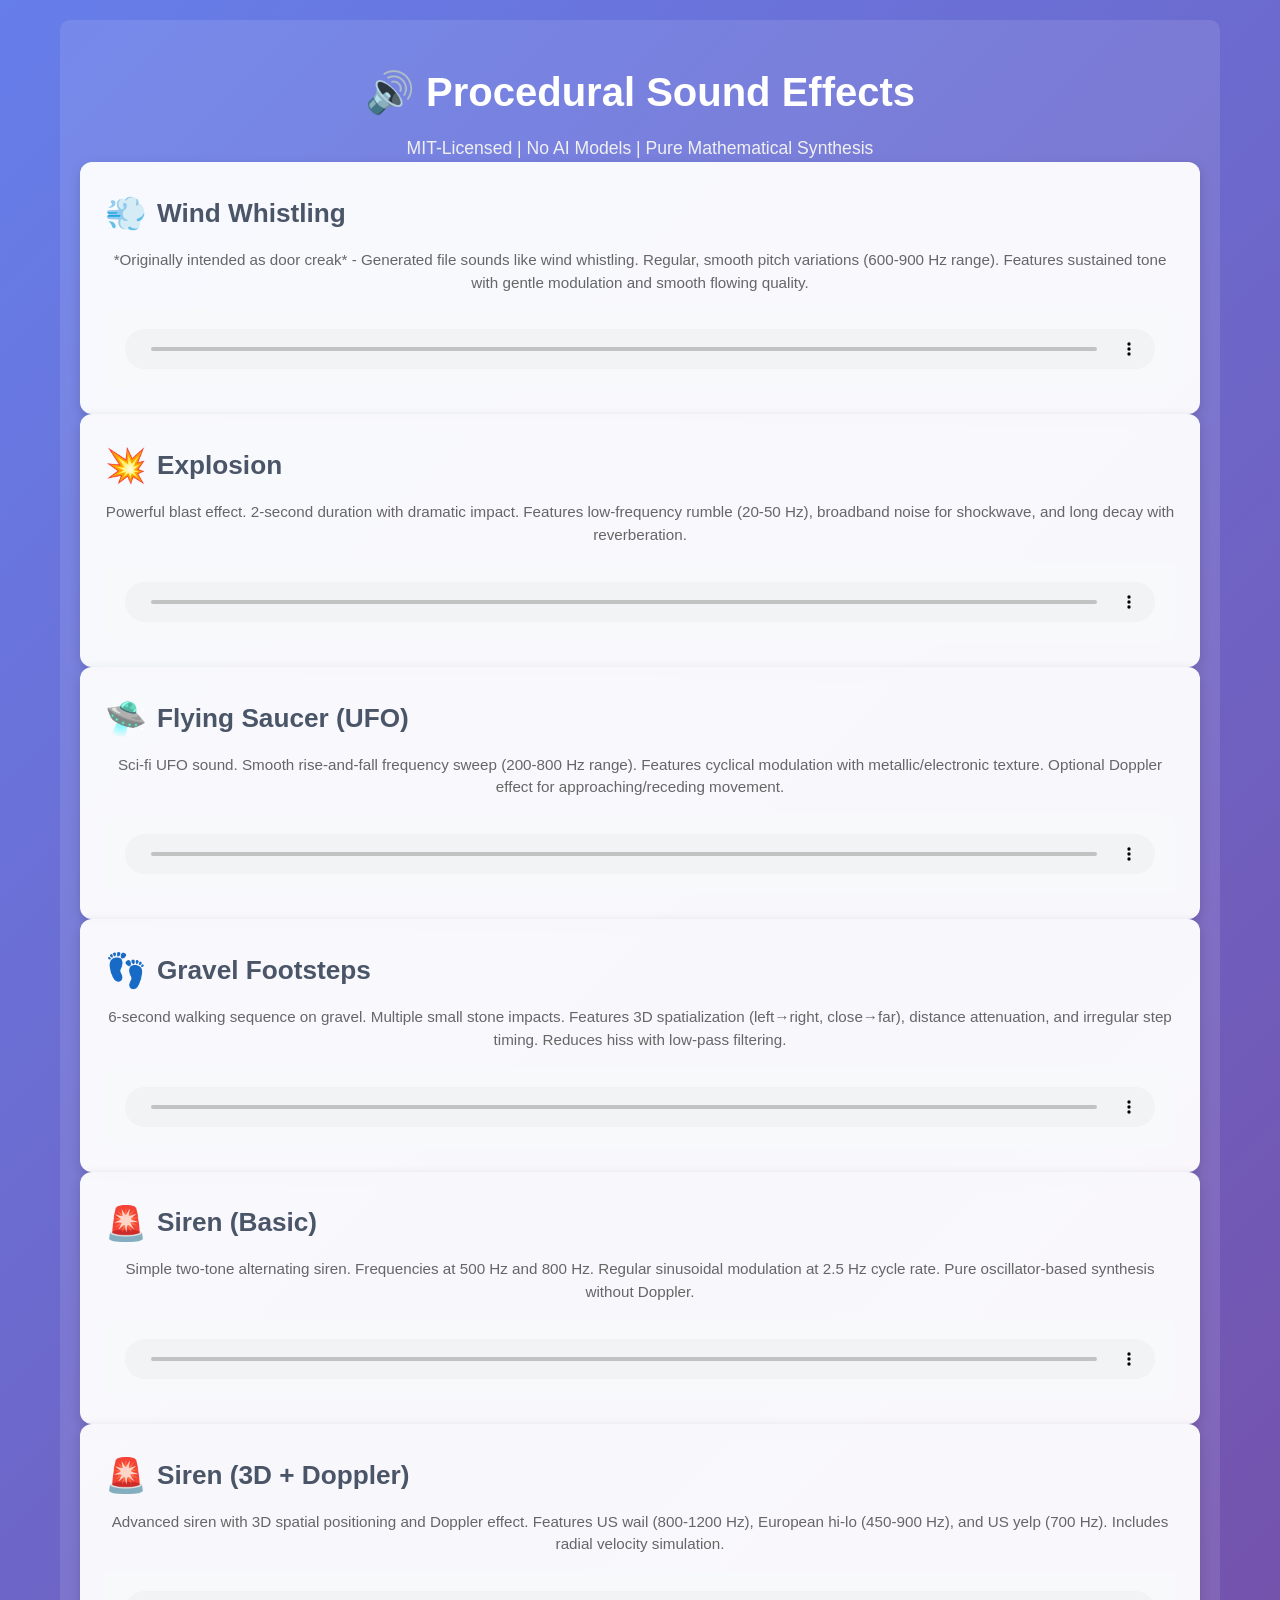
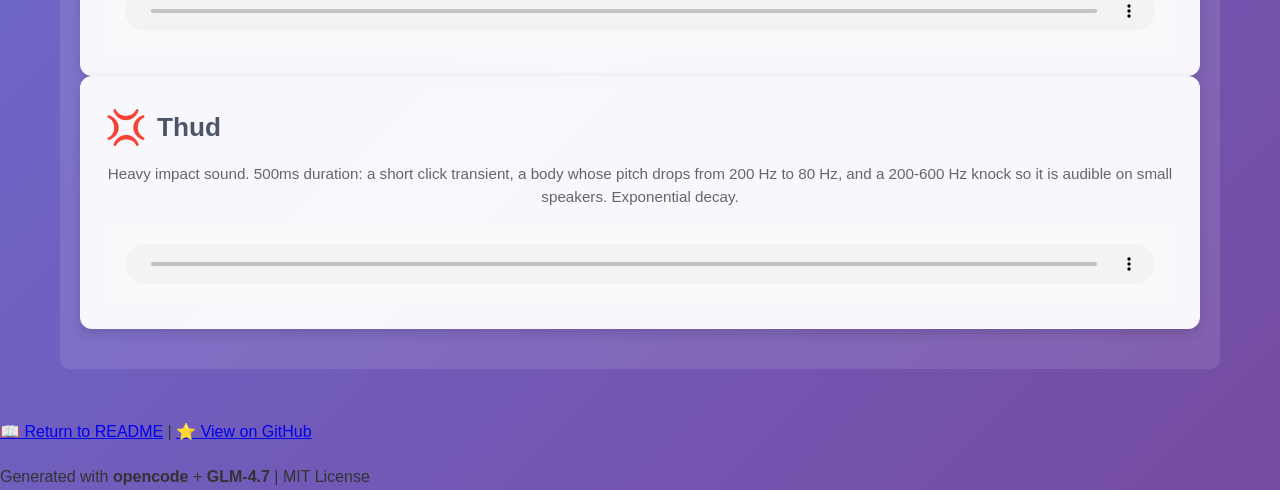
<file: demos/index.html>
<!DOCTYPE html>
<html lang="en">
<head>
    <meta charset="UTF-8">
    <meta name="viewport" content="width=device-width, initial-scale=1.0">
    <title>Procedural Sound Effects - Audio Demo</title>
    <style>
        * {
            margin: 0;
            padding: 0;
            box-sizing: border-box;
        }
        
        body {
            font-family: -apple-system, BlinkMacSystemFont, 'Segoe UI', Roboto, Oxygen, Ubuntu, Cantarell, 'Open Sans', 'Helvetica Neue', sans-serif;
            background: linear-gradient(135deg, #667eea 0%, #764ba2 100%);
            color: #333;
            line-height: 1.6;
        }
        
        .container {
            max-width: 1200px;
            margin: 0 auto;
            padding: 20px;
        }
        
        header {
            text-align: center;
            padding: 40px 20px;
            background: rgba(255, 255, 255, 0.1);
            border-radius: 10px;
            margin-bottom: 30px;
        }
        
        h1 {
            color: #fff;
            font-size: 2.5em;
            margin: 0 0 10px 0;
        }
        
        .subtitle {
            color: #f0f0f0;
            font-size: 1.1em;
        }
        
        .description {
            color: #c0c0c0;
            margin-top: 10px;
        }
        
        .effects-grid {
            display: grid;
            grid-template-columns: repeat(auto-fill, minmax(350px, 1fr));
            gap: 20px;
            margin-bottom: 40px;
        }
        
        .effect-card {
            background: rgba(255, 255, 255, 0.95);
            border-radius: 12px;
            padding: 25px;
            box-shadow: 0 4px 12px rgba(0, 0, 0, 0.15);
            transition: transform 0.3s ease, box-shadow 0.3s ease;
        }
        
        .effect-card:hover {
            transform: translateY(-5px);
            box-shadow: 0 8px 20px rgba(0, 0, 0, 0.25);
        }
        
        .effect-title {
            font-size: 1.4em;
            font-weight: 600;
            color: #4a5568;
            margin-bottom: 8px;
            display: flex;
            align-items: center;
            gap: 10px;
        }
        
        .effect-icon {
            font-size: 1.5em;
        }
        
        .effect-description {
            color: #666;
            margin-bottom: 15px;
            font-size: 0.95em;
            line-height: 1.5;
        }
        
        .audio-player {
            background: #f8f9fa;
            border-radius: 8px;
            padding: 20px;
            margin-top: 15px;
        }
        
        audio {
            width: 100%;
            height: 40px;
            display: block;
        }
        
        .footer {
            text-align: center;
            padding: 30px;
            color: #c0c0c0;
            font-size: 0.9em;
        }
        
        .footer a {
            color: #667eea;
            text-decoration: none;
            font-weight: 600;
        }
        
        .footer a:hover {
            color: #f0f0f0;
            text-decoration: underline;
        }
        
        .note {
            background: rgba(255, 193, 7, 0.1);
            padding: 15px;
            border-radius: 8px;
            margin-top: 20px;
            font-size: 0.9em;
            color: #c0c0c0;
        }
        
        .generated-note {
            font-style: italic;
            color: #f39c12;
        }
    </style>
</head>
<body>
    <div class="container">
        <header>
            <h1>🔊 Procedural Sound Effects</h1>
            <p class="subtitle">MIT-Licensed | No AI Models | Pure Mathematical Synthesis</p>

            <div class="effect-card">
                <div class="effect-title">
                    <span class="effect-icon">💨</span>
                    <h3>Wind Whistling</h3>
                </div>
                <p class="effect-description">
                    *Originally intended as door creak* - Generated file sounds like wind whistling.
                    Regular, smooth pitch variations (600-900 Hz range).
                    Features sustained tone with gentle modulation and smooth flowing quality.
                </p>
                <div class="audio-player">
                    <audio controls>
                        <source src="door_creak.wav" type="audio/wav">
                        Your browser does not support audio.
                    </audio>
                </div>
            </div>
            <div class="effect-card">
                <div class="effect-title">
                    <span class="effect-icon">💥</span>
                    <h3>Explosion</h3>
                </div>
                <p class="effect-description">
                    Powerful blast effect. 2-second duration with dramatic impact.
                    Features low-frequency rumble (20-50 Hz), broadband noise for shockwave,
                    and long decay with reverberation.
                </p>
                <div class="audio-player">
                    <audio controls>
                        <source src="explosion.wav" type="audio/wav">
                        Your browser does not support audio.
                    </audio>
                </div>
            </div>
            
            <!-- Flying Saucer -->
            <div class="effect-card">
                <div class="effect-title">
                    <span class="effect-icon">🛸</span>
                    <h3>Flying Saucer (UFO)</h3>
                </div>
                <p class="effect-description">
                    Sci-fi UFO sound. Smooth rise-and-fall frequency sweep (200-800 Hz range).
                    Features cyclical modulation with metallic/electronic texture.
                    Optional Doppler effect for approaching/receding movement.
                </p>
                <div class="audio-player">
                    <audio controls>
                        <source src="flying_saucer_doppler.wav" type="audio/wav">
                        Your browser does not support audio.
                    </audio>
                </div>
            </div>
            <div class="effect-card">
                <div class="effect-title">
                    <span class="effect-icon">👣</span>
                    <h3>Gravel Footsteps</h3>
                </div>
                <p class="effect-description">
                    6-second walking sequence on gravel. Multiple small stone impacts.
                    Features 3D spatialization (left→right, close→far),
                    distance attenuation, and irregular step timing.
                    Reduces hiss with low-pass filtering.
                </p>
                <div class="audio-player">
                    <audio controls>
                        <source src="gravel_footsteps.wav" type="audio/wav">
                        Your browser does not support audio.
                    </audio>
                </div>
            </div>
            
            <!-- Siren (Basic) -->
            <div class="effect-card">
                <div class="effect-title">
                    <span class="effect-icon">🚨</span>
                    <h3>Siren (Basic)</h3>
                </div>
                <p class="effect-description">
                    Simple two-tone alternating siren. Frequencies at 500 Hz and 800 Hz.
                    Regular sinusoidal modulation at 2.5 Hz cycle rate.
                    Pure oscillator-based synthesis without Doppler.
                </p>
                <div class="audio-player">
                    <audio controls>
                        <source src="siren.wav" type="audio/wav">
                        Your browser does not support audio.
                    </audio>
                </div>
            </div>
            
            <!-- Siren (3D with Doppler) -->
            <div class="effect-card">
                <div class="effect-title">
                    <span class="effect-icon">🚨</span>
                    <h3>Siren (3D + Doppler)</h3>
                </div>
                <p class="effect-description">
                    Advanced siren with 3D spatial positioning and Doppler effect.
                    Features US wail (800-1200 Hz), European hi-lo (450-900 Hz),
                    and US yelp (700 Hz). Includes radial velocity simulation.
                </p>
                <div class="audio-player">
                    <audio controls>
                        <source src="siren_us_wail_doppler.wav" type="audio/wav">
                        Your browser does not support audio.
                    </audio>
                </div>
            </div>
            
            <!-- Thud -->
            <div class="effect-card">
                <div class="effect-title">
                    <span class="effect-icon">💢</span>
                    <h3>Thud</h3>
                </div>
                <p class="effect-description">
                    Heavy impact sound. 500ms duration: a short click transient,
                    a body whose pitch drops from 200 Hz to 80 Hz, and a 200-600 Hz
                    knock so it is audible on small speakers. Exponential decay.
                </p>
                <div class="audio-player">
                    <audio controls>
                        <source src="thud.wav" type="audio/wav">
                        Your browser does not support audio.
                    </audio>
                </div>
            </div>
        </div>
        
        <footer>
            <p>
                <a href="../README.md">📖 Return to README</a> |
                <a href="https://github.com/softwarewrighter/text-to-sfx-gen">⭐ View on GitHub</a>
            </p>
            <p style="margin-top: 20px;">
                Generated with <strong>opencode</strong> + <strong>GLM-4.7</strong> | MIT License
            </p>
        </footer>
    </div>
</body>
</html>
</file>
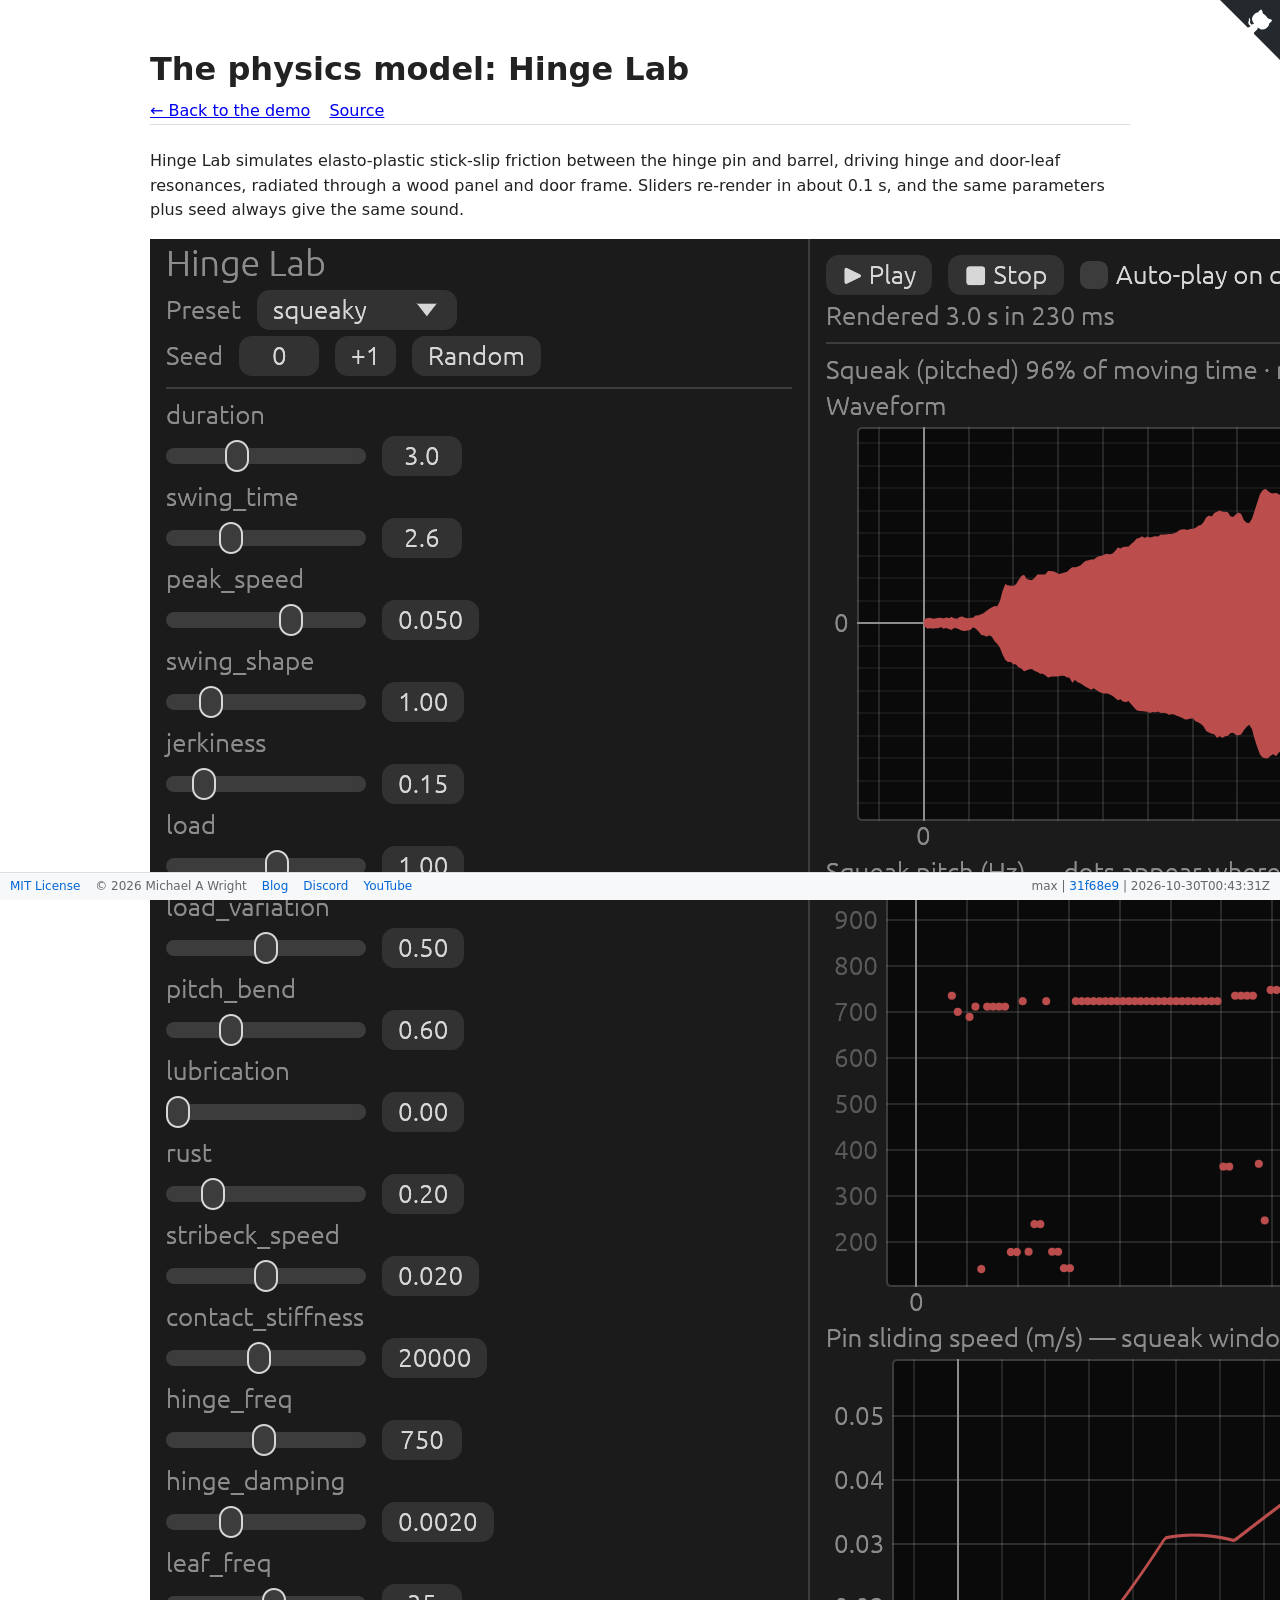
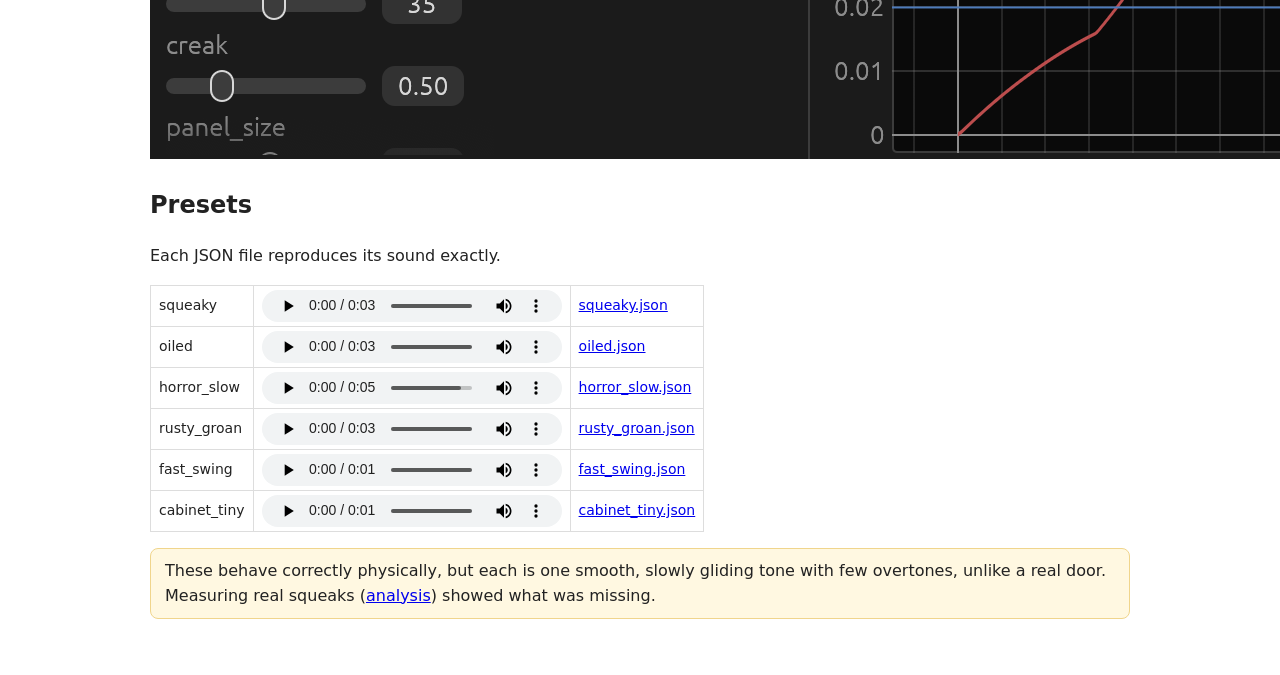
<file: hinge-lab.html>
<!DOCTYPE html>
<html lang="en">
<head>
<meta charset="utf-8">
<meta name="viewport" content="width=device-width, initial-scale=1">
<title>Hinge Lab</title>
<link rel="stylesheet" href="style.css">
<style>
.github-corner{position:fixed;top:0;right:0;z-index:1000}
.github-corner svg{fill:#24292e;color:#fff;width:60px;height:60px}
.github-corner:hover .octo-arm{animation:octocat-wave 560ms ease-in-out}
@keyframes octocat-wave{0%,100%{transform:rotate(0)}20%,60%{transform:rotate(-25deg)}40%,80%{transform:rotate(10deg)}}
.app-footer{position:fixed;bottom:0;left:0;right:0;background:#f6f8fa;color:#666;padding:4px 10px;
  font-size:12px;display:flex;justify-content:space-between;align-items:center;
  border-top:1px solid #ddd;z-index:100;font-family:system-ui,sans-serif}
.footer-left,.footer-right{display:flex;gap:15px}
.app-footer a{color:#0366d6;text-decoration:none}
.app-footer a:hover{text-decoration:underline}
body{padding-bottom:40px}
</style></head>
<body><a href="https://github.com/softwarewrighter/text-to-sfx-gen" class="github-corner" aria-label="View source on GitHub" target="_blank" rel="noopener"><svg viewBox="0 0 250 250" aria-hidden="true"><path d="M0,0 L115,115 L130,115 L142,142 L250,250 L250,0 Z"></path><path d="M128.3,109.0 C113.8,99.7 119.0,89.6 119.0,89.6 C122.0,82.7 120.5,78.6 120.5,78.6 C119.2,72.0 123.4,76.3 123.4,76.3 C127.3,80.9 125.5,87.3 125.5,87.3 C122.9,97.6 130.6,101.9 134.4,103.2" fill="currentColor" style="transform-origin:130px 106px;" class="octo-arm"></path><path d="M115.0,115.0 C114.9,115.1 118.7,116.5 119.8,115.4 L133.7,101.6 C136.9,99.2 139.9,98.4 142.2,98.6 C133.8,88.0 127.5,74.4 143.8,58.0 C148.5,53.4 154.0,51.2 159.7,51.0 C160.3,49.4 163.2,43.6 171.4,40.1 C171.4,40.1 176.1,42.5 178.8,56.2 C183.1,58.6 187.2,61.8 190.9,65.4 C194.5,69.0 197.7,73.2 200.1,77.6 C213.8,80.2 216.3,84.9 216.3,84.9 C212.7,93.1 206.9,96.0 205.4,96.6 C205.1,102.4 203.0,107.8 198.3,112.5 C181.9,128.9 168.3,122.5 157.7,114.1 C157.9,116.9 156.7,120.9 152.7,124.9 L141.0,136.5 C139.8,137.7 141.6,141.9 141.8,141.8 Z" fill="currentColor" class="octo-body"></path></svg></a>
<header>
  <h1>The physics model: Hinge Lab</h1>
  <nav class="toc"><a href="index.html">← Back to the demo</a>
  <a href="https://github.com/softwarewrighter/text-to-sfx-gen/tree/main/hinge-lab">Source</a></nav>
</header>
<p>Hinge Lab simulates elasto-plastic stick-slip friction between the hinge pin and barrel,
driving hinge and door-leaf resonances, radiated through a wood panel and door frame. Sliders
re-render in about 0.1 s, and the same parameters plus seed always give the same sound.</p>
<img src="images/hinge-lab-ui.png" alt="Hinge Lab UI">
<h2>Presets</h2>
<p>Each JSON file reproduces its sound exactly.</p>
<table><tr><td>squeaky</td><td><audio controls preload="metadata" src="audio/hinge/squeaky.wav"></audio></td><td><a href="audio/hinge/squeaky.json">squeaky.json</a></td></tr><tr><td>oiled</td><td><audio controls preload="metadata" src="audio/hinge/oiled.wav"></audio></td><td><a href="audio/hinge/oiled.json">oiled.json</a></td></tr><tr><td>horror_slow</td><td><audio controls preload="metadata" src="audio/hinge/horror_slow.wav"></audio></td><td><a href="audio/hinge/horror_slow.json">horror_slow.json</a></td></tr><tr><td>rusty_groan</td><td><audio controls preload="metadata" src="audio/hinge/rusty_groan.wav"></audio></td><td><a href="audio/hinge/rusty_groan.json">rusty_groan.json</a></td></tr><tr><td>fast_swing</td><td><audio controls preload="metadata" src="audio/hinge/fast_swing.wav"></audio></td><td><a href="audio/hinge/fast_swing.json">fast_swing.json</a></td></tr><tr><td>cabinet_tiny</td><td><audio controls preload="metadata" src="audio/hinge/cabinet_tiny.wav"></audio></td><td><a href="audio/hinge/cabinet_tiny.json">cabinet_tiny.json</a></td></tr></table>
<p class="note">These behave correctly physically, but each is one smooth, slowly gliding tone
with few overtones, unlike a real door. Measuring real squeaks
(<a href="analysis/index.html">analysis</a>) showed what was missing.</p>

<footer class="app-footer">
  <div class="footer-left">
    <a href="https://github.com/softwarewrighter/text-to-sfx-gen/blob/main/LICENSE">MIT License</a>
    <span>&copy; 2026 Michael A Wright</span>
    <a href="https://software-wrighter-lab.github.io/">Blog</a>
    <a href="https://discord.com/invite/Ctzk5uHggZ">Discord</a>
    <a href="https://www.youtube.com/@SoftwareWrighter">YouTube</a>
  </div>
  <div class="footer-right"><span>max | <a href="https://github.com/softwarewrighter/text-to-sfx-gen/commit/31f68e947744ef1d4b23e7f4cfa27a1973de42e2">31f68e9</a> | 2026-10-30T00:43:31Z</span></div>
</footer></body>
</html>
</file>
<file: style.css>
body {
  font-family: system-ui, -apple-system, 'Segoe UI', sans-serif;
  max-width: 980px;
  margin: 0 auto;
  padding: 24px 18px 60px;
  color: #222;
  line-height: 1.55;
}
header { border-bottom: 1px solid #ddd; margin-bottom: 24px; }
h1 { margin-bottom: 4px; }
.subtitle { color: #555; margin-top: 0; }
nav a { margin-right: 14px; }
.phases { display: grid; grid-template-columns: 1fr 1fr; gap: 18px; }
.card { border: 1px solid #ddd; border-radius: 10px; padding: 14px 16px; }
.card img, figure img { width: 100%; border: 1px solid #ddd; border-radius: 6px; }
.tag { display: inline-block; font-size: 12px; padding: 1px 8px; border-radius: 9px; background: #eef; }
figure { margin: 18px 0; }
figcaption { font-size: 14px; color: #555; }
table { border-collapse: collapse; font-size: 14px; }
td, th { border: 1px solid #ddd; padding: 4px 8px; text-align: left; vertical-align: middle; }
audio { height: 32px; vertical-align: middle; }
code { background: #f3f3f3; padding: 1px 4px; border-radius: 3px; }
.note { background: #fff8e1; border: 1px solid #f0d58c; padding: 10px 14px; border-radius: 8px; }
@media (max-width: 760px) { .phases { grid-template-columns: 1fr; } }
.toc a { margin-right: 14px; }
.desc { color: #666; font-size: 14px; font-weight: normal; }
table.compact td { padding: 2px 8px; }
ul.details li { margin-bottom: 12px; }
img.thumb { max-width: 520px; width: 100%; margin-top: 6px; border: 1px solid #ddd; border-radius: 6px; }
section { margin-top: 30px; }
</file>
